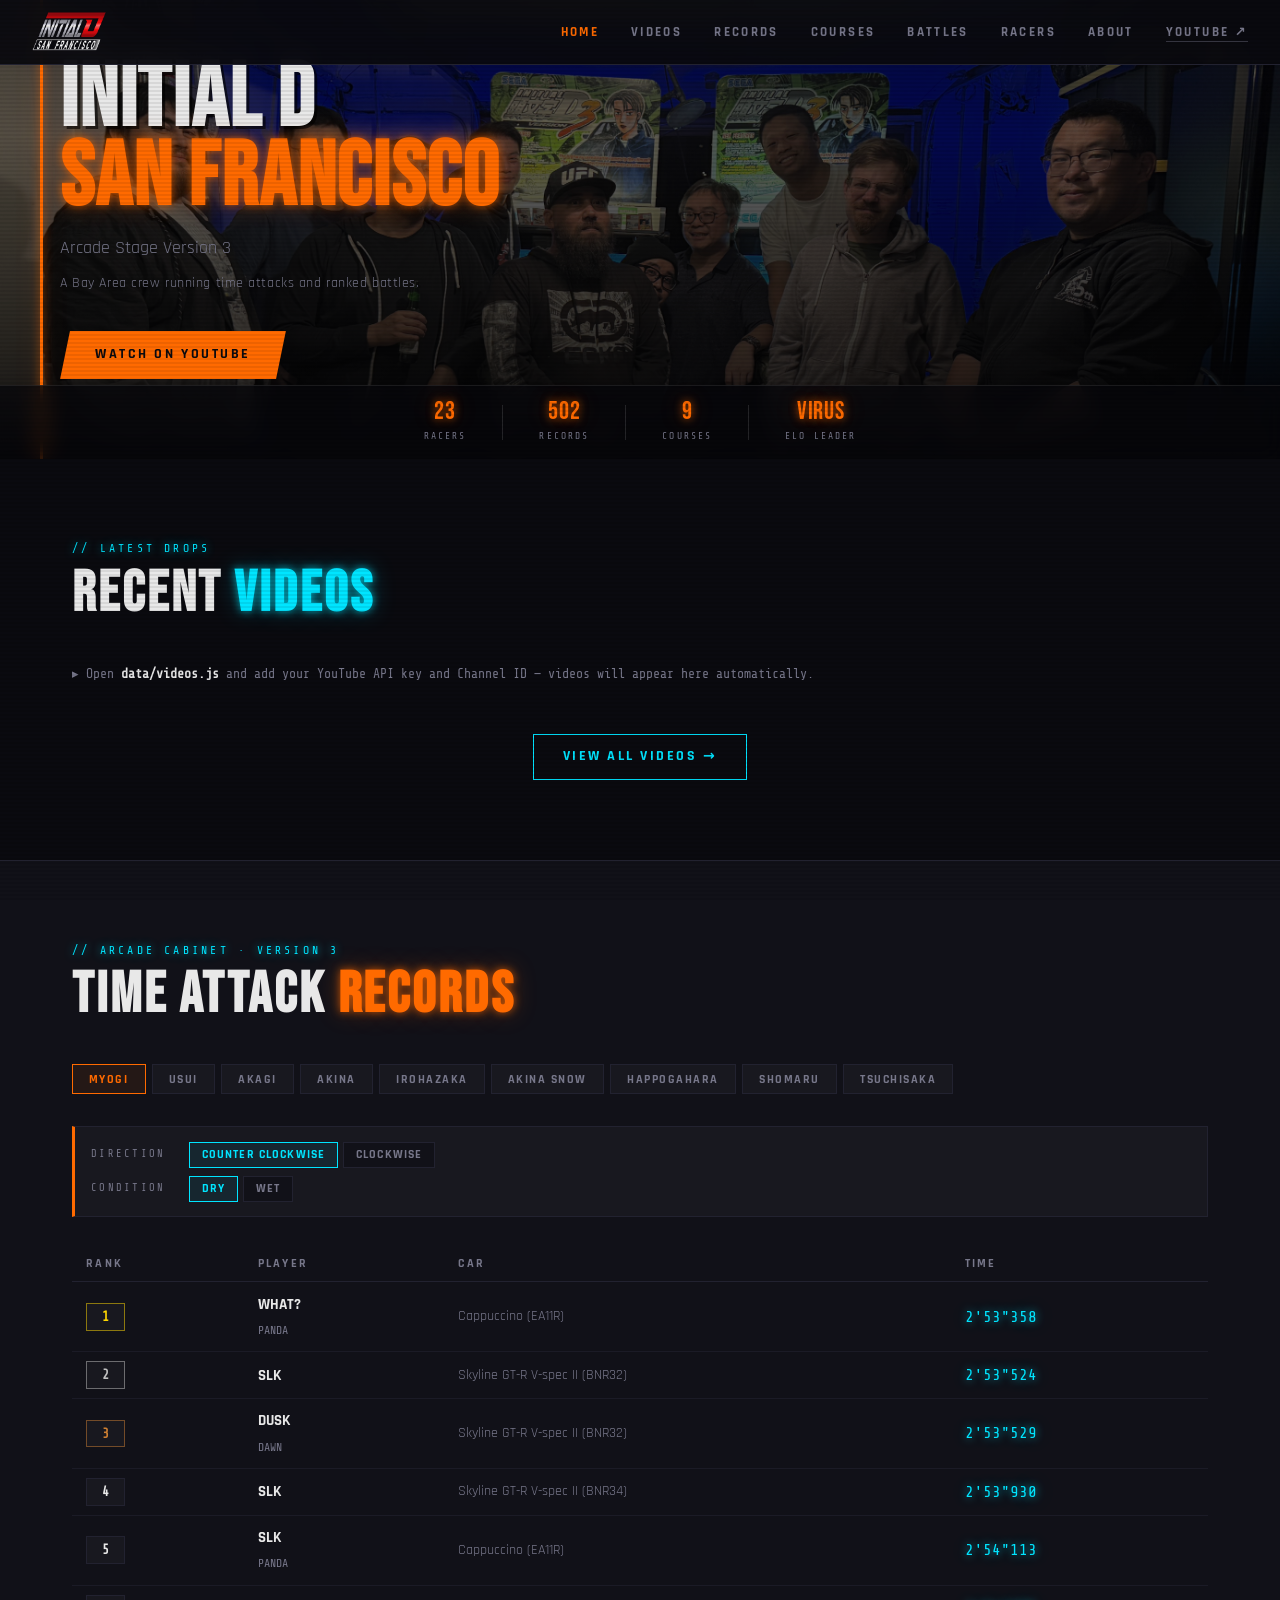
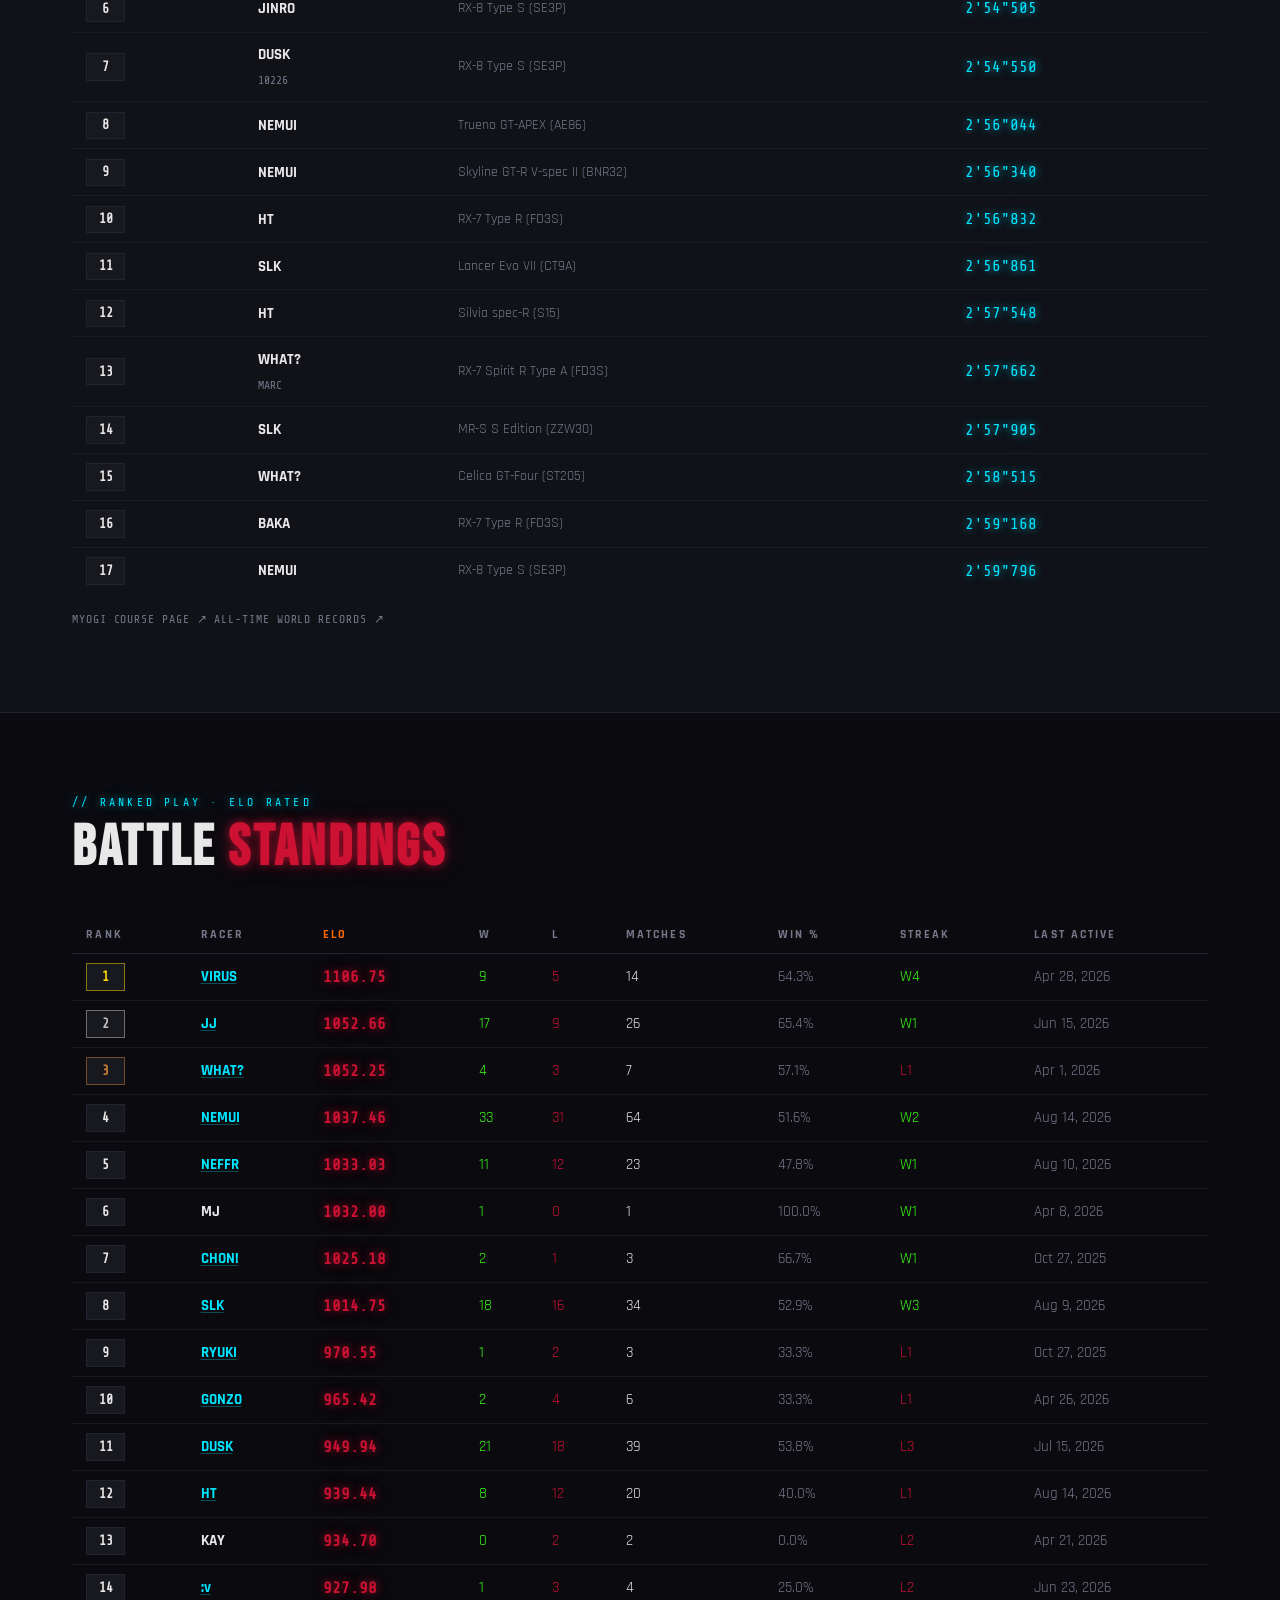
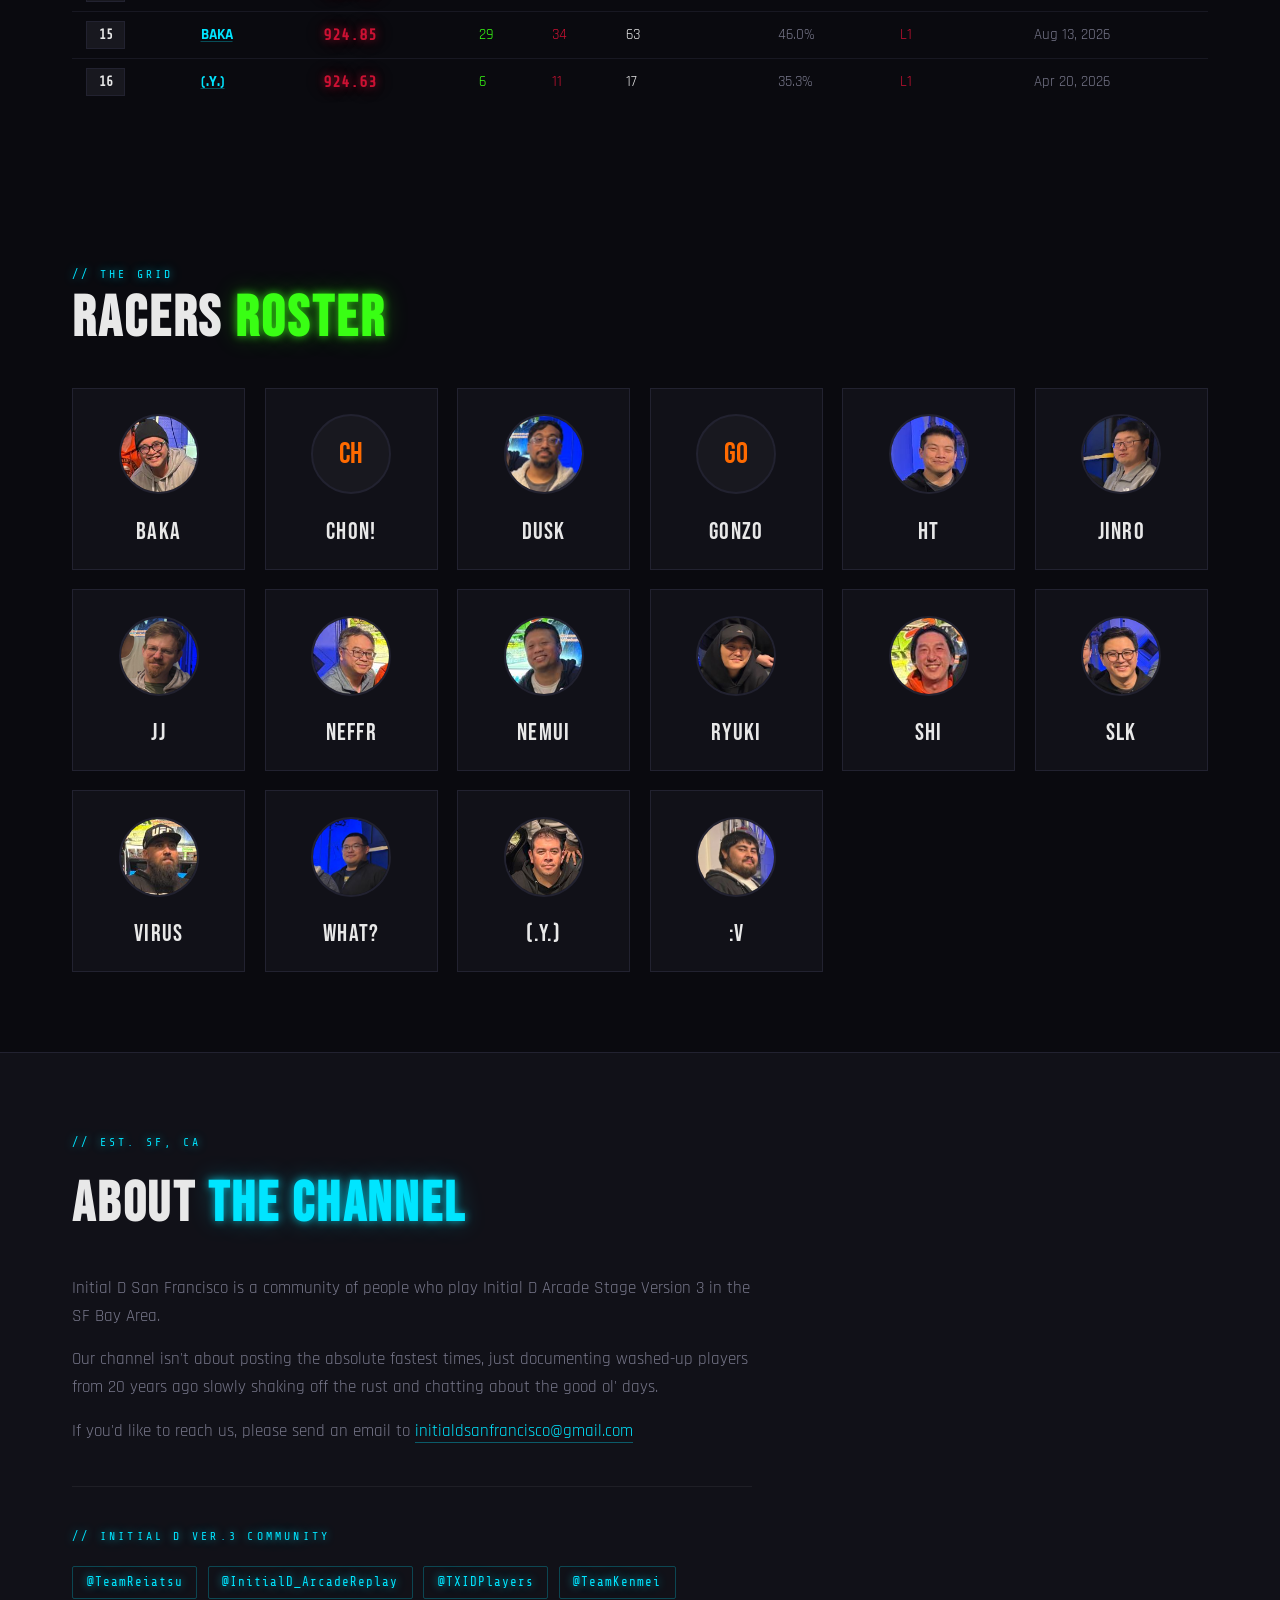
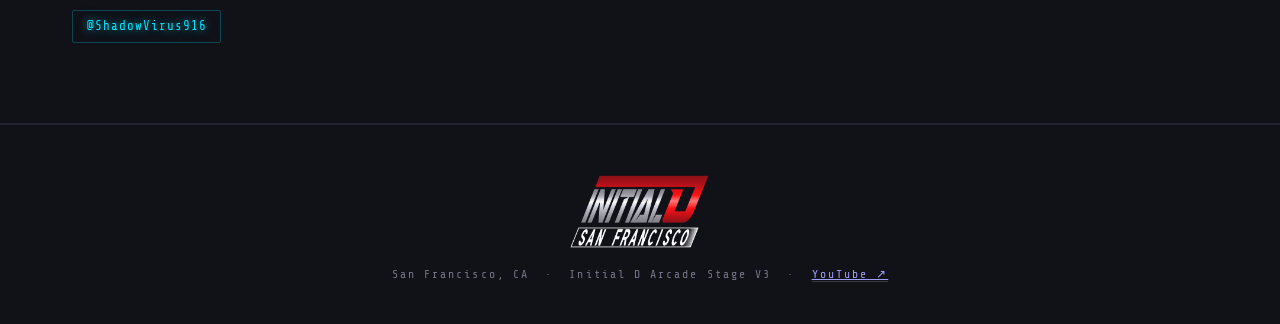
<file: index.html>
<!DOCTYPE html>
<html lang="en">
<head>
    <meta charset="UTF-8">
    <meta name="viewport" content="width=device-width, initial-scale=1.0">
    <meta name="color-scheme" content="dark">
    <title>Initial D San Francisco — Arcade Stage V3 Records &amp; Community</title>
    <meta name="description" content="Time attack records, battle standings, and race footage from a group of Initial D Arcade Stage Version 3 players in the SF Bay Area.">
    <link rel="canonical" href="https://initialdsanfrancisco.com/">

    <!-- Open Graph / social sharing -->
    <meta property="og:type"        content="website">
    <meta property="og:site_name"   content="Initial D San Francisco">
    <meta property="og:url"         content="https://initialdsanfrancisco.com/">
    <meta property="og:title"       content="Initial D San Francisco — Arcade Stage V3 Records &amp; Community">
    <meta property="og:description" content="Time attack records, battle standings, and race footage from a group of Initial D Arcade Stage Version 3 players in the SF Bay Area.">
    <meta property="og:image"       content="https://initialdsanfrancisco.com/squad.jpg">
    <meta property="og:image:alt"   content="Initial D San Francisco crew photo">
    <meta property="og:image:width" content="5712">
    <meta property="og:image:height" content="4284">
    <meta name="twitter:card"       content="summary_large_image">

    <link rel="preconnect" href="https://fonts.googleapis.com">
    <link rel="preconnect" href="https://fonts.gstatic.com" crossorigin>
    <link href="https://fonts.googleapis.com/css2?family=Bebas+Neue&family=Rajdhani:wght@400;600;700&family=Share+Tech+Mono&display=swap" rel="stylesheet">
    <link rel="stylesheet" href="css/style.css">
    <link rel="icon" type="image/png" href="favicon.png">
    <link rel="apple-touch-icon" href="favicon.png">
    <!-- PRERENDER:JSONLD --><!-- /PRERENDER:JSONLD -->
    <!-- Google tag (gtag.js) -->
    <script async src="https://www.googletagmanager.com/gtag/js?id=G-F6HVQ6WFF1"></script>
    <script>
      window.dataLayer = window.dataLayer || [];
      function gtag(){dataLayer.push(arguments);}
      gtag('js', new Date());
      gtag('config', 'G-F6HVQ6WFF1');
    </script>
</head>
<body>

    <!-- Scanline CRT overlay — purely decorative -->
    <div class="scanlines" aria-hidden="true"></div>

    <!-- PRERENDER:NOSCRIPT --><!-- /PRERENDER:NOSCRIPT -->

    <!-- ── NAVIGATION ───────────────────────── -->
    <nav class="site-nav">
        <a href="#home" class="nav-logo">
            <img src="Initial D San Francisco logo.png" alt="Initial D San Francisco" class="nav-logo-img" width="1920" height="1080">
        </a>
        <ul class="nav-links" id="nav-links">
            <li><a href="#home">HOME</a></li>
            <li><a href="videos.html">VIDEOS</a></li>
            <li><a href="#records">RECORDS</a></li>
            <li><a href="courses.html">COURSES</a></li>
            <li><a href="#battles">BATTLES</a></li>
            <li><a href="#racers">RACERS</a></li>
            <li><a href="#about">ABOUT</a></li>
            <li><a href="https://www.youtube.com/@InitialDSanFrancisco" target="_blank" rel="noopener" class="nav-external">YOUTUBE ↗</a></li>
        </ul>
        <button class="nav-toggle" id="nav-toggle" aria-label="Toggle menu" aria-expanded="false">☰</button>
    </nav>

    <!-- ── HERO ─────────────────────────────── -->
    <section id="home" class="hero">
        <div class="hero-bg"></div>
        <div class="hero-content">
            <h1 class="hero-title">
                Initial D<br>
                <span class="accent-orange">San Francisco</span>
            </h1>
            <p class="hero-sub">Arcade Stage Version 3</p>
            <p class="hero-tagline">A Bay Area crew running time attacks and ranked battles.</p>
            <a href="https://www.youtube.com/@InitialDSanFrancisco" target="_blank" rel="noopener" class="btn-primary">
                WATCH ON YOUTUBE
            </a>
        </div>
        <div class="hero-stats" id="hero-stats">
            <div class="hero-stat">
                <div class="hero-stat-value" id="stat-racers">—</div>
                <div class="hero-stat-label">RACERS</div>
            </div>
            <div class="hero-stat-sep"></div>
            <div class="hero-stat">
                <div class="hero-stat-value" id="stat-records">—</div>
                <div class="hero-stat-label">RECORDS</div>
            </div>
            <div class="hero-stat-sep"></div>
            <a href="courses.html" class="hero-stat-link">
                <div class="hero-stat">
                    <div class="hero-stat-value" id="stat-courses">—</div>
                    <div class="hero-stat-label">COURSES</div>
                </div>
            </a>
            <div class="hero-stat-sep"></div>
            <a href="#battles" class="hero-stat-link">
                <div class="hero-stat">
                    <div class="hero-stat-value" id="stat-elo1">—</div>
                    <div class="hero-stat-label">ELO LEADER</div>
                </div>
            </a>
        </div>
    </section>

    <!-- ── RECENT VIDEOS ─────────────────────── -->
    <section id="videos" class="section">
        <div class="section-header">
            <div class="section-tag">// LATEST DROPS</div>
            <h2>RECENT <span class="accent-cyan">VIDEOS</span></h2>
        </div>
        <div class="video-grid video-grid-home" id="video-grid">
            <!-- Populated by js/main.js — edit the VIDEOS array in that file to add your videos -->
        </div>
        <div class="section-footer">
            <a href="videos.html" class="btn-secondary">VIEW ALL VIDEOS →</a>
        </div>
    </section>

    <!-- ── TIME ATTACK RECORDS ───────────────── -->
    <div class="dark-band">
        <section id="records" class="section">
            <div class="section-header">
                <div class="section-tag">// ARCADE CABINET · VERSION 3</div>
                <h2>TIME ATTACK <span class="accent-orange">RECORDS</span></h2>
            </div>
            <!-- Row 1: Course tabs -->
            <div class="track-tabs" id="track-tabs"></div>

            <!-- Row 2: Direction + Condition secondary filters -->
            <div class="secondary-filters" id="secondary-filters" style="display:none">
                <div class="sub-filter-row">
                    <span class="sub-filter-label">DIRECTION</span>
                    <div class="sub-tabs" id="direction-tabs"></div>
                </div>
                <div class="sub-filter-row">
                    <span class="sub-filter-label">CONDITION</span>
                    <div class="sub-tabs" id="condition-tabs"></div>
                </div>
            </div>

            <div id="lb-announcement" aria-live="polite" class="sr-only"></div>
            <div class="leaderboard-container" id="leaderboard">
                <div class="loading">LOADING DATA FROM GRID...</div>
            </div>
        </section>
    </div>

    <!-- ── BATTLE LEADERBOARD ───────────────── -->
    <section id="battles" class="section">
        <div class="section-header">
            <div class="section-tag">// RANKED PLAY · ELO RATED</div>
            <h2>BATTLE <span class="accent-red">STANDINGS</span></h2>
        </div>
        <div id="battle-leaderboard">
            <div class="loading">LOADING STANDINGS...</div>
        </div>
    </section>

    <!-- ── RACERS ────────────────────────────── -->
    <section id="racers" class="section">
        <div class="section-header">
            <div class="section-tag">// THE GRID</div>
            <h2>RACERS <span class="accent-green">ROSTER</span></h2>
        </div>
        <div class="racer-grid" id="racer-grid"></div>
    </section>

    <!-- ── ABOUT ─────────────────────────────── -->
    <div class="dark-band">
        <section id="about" class="section">
            <div class="section-tag">// EST. SF, CA</div>
            <h2 style="font-family:var(--font-display);font-size:clamp(2rem,5vw,3.5rem);letter-spacing:0.05em;margin-bottom:1.5rem">
                ABOUT <span class="accent-cyan">THE CHANNEL</span>
            </h2>
            <div class="about-body">
                <p>
                    Initial D San Francisco is a community of people who play Initial D Arcade Stage Version 3 in the SF Bay Area.
                </p>
                <p>
                    Our channel isn't about posting the absolute fastest times, just documenting washed-up players from 20 years ago
                    slowly shaking off the rust and chatting about the good ol' days.
                </p>
                <p>
                    If you'd like to reach us, please send an email to <a href="mailto:initialdsanfrancisco@gmail.com" class="contact-link">initialdsanfrancisco@gmail.com</a>
                </p>
            </div>

            <div class="community-block">
                <div class="section-tag" style="margin-bottom:1.25rem">// INITIAL D VER.3 COMMUNITY</div>
                <div class="community-links">
                    <a class="community-link" href="https://www.youtube.com/@TeamReiatsu" target="_blank" rel="noopener">@TeamReiatsu</a>
                    <a class="community-link" href="https://www.youtube.com/@InitialD_ArcadeReplay" target="_blank" rel="noopener">@InitialD_ArcadeReplay</a>
                    <a class="community-link" href="https://www.youtube.com/@TXIDPlayers" target="_blank" rel="noopener">@TXIDPlayers</a>
                    <a class="community-link" href="https://www.youtube.com/@TeamKenmei" target="_blank" rel="noopener">@TeamKenmei</a>
                    <a class="community-link" href="https://www.youtube.com/@ShadowVirus916" target="_blank" rel="noopener">@ShadowVirus916</a>
                </div>
            </div>
        </section>
    </div>

    <!-- ── FOOTER ────────────────────────────── -->
    <footer class="site-footer">
        <img src="Initial D San Francisco logo.png" alt="Initial D San Francisco" class="footer-logo-img" loading="lazy" width="1920" height="1080">
        <p>San Francisco, CA &nbsp;·&nbsp; Initial D Arcade Stage V3 &nbsp;·&nbsp; <a href="https://www.youtube.com/@InitialDSanFrancisco" target="_blank" rel="noopener" class="nav-external">YouTube ↗</a></p>
    </footer>

    <!-- ── RACER DETAIL MODAL ───────────────── -->
    <div id="racer-backdrop"></div>
    <div id="racer-detail" class="racer-detail-band" style="display:none" aria-modal="true" aria-live="polite">
        <div class="racer-detail-inner" id="racer-detail-content"></div>
    </div>

    <script src="data/videos.js"></script>
    <script src="js/youtube.js"></script>
    <script src="js/world-records.js"></script>
    <script src="js/battle-engine.js"></script>
    <script src="js/main.js"></script>
</body>
</html>
</file>
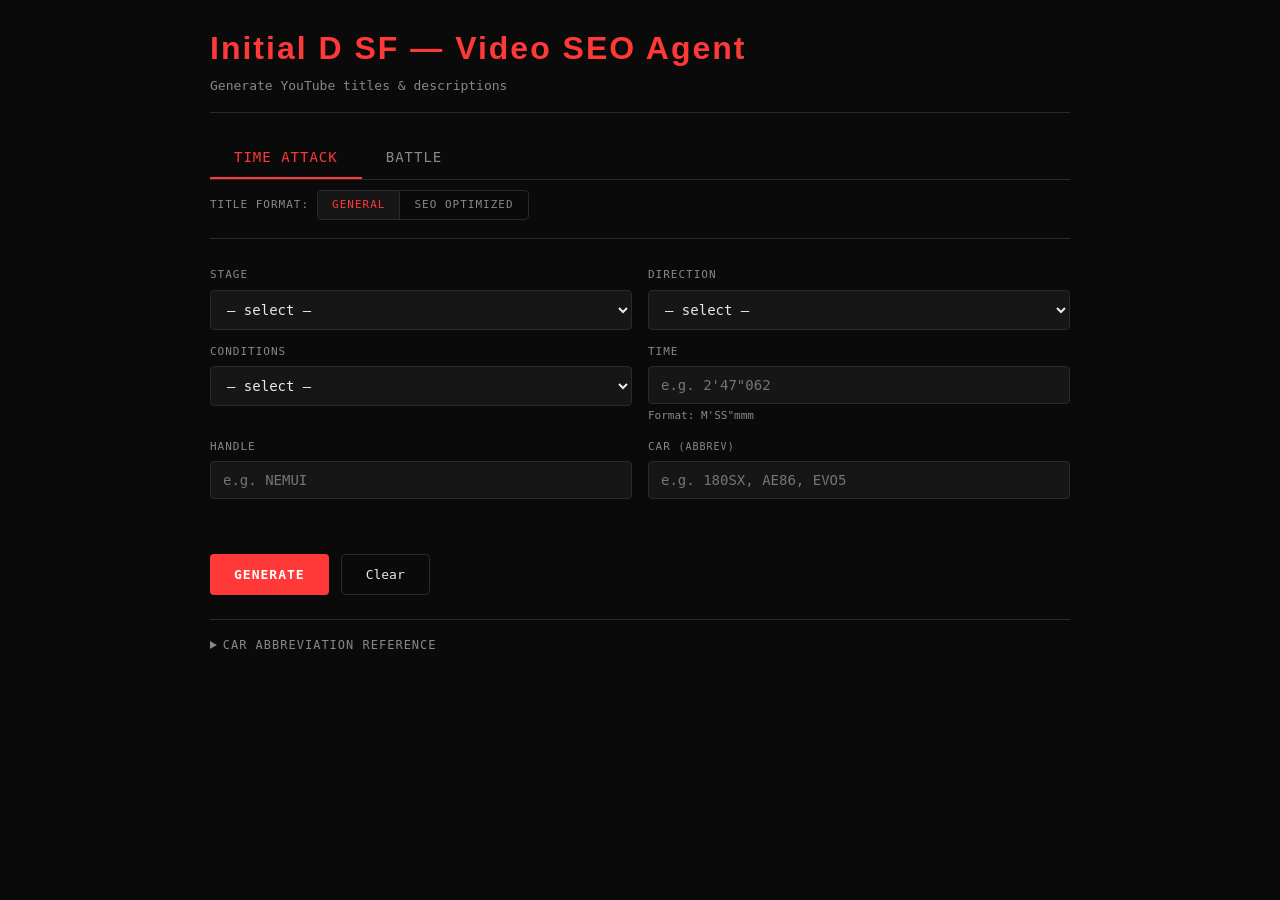
<file: seo.html>
<!DOCTYPE html>
<html lang="en">
<head>
<meta charset="UTF-8">
<title>Initial D SF — Video SEO Agent</title>
<style>
  :root {
    --bg: #0a0a0a;
    --surface: #161616;
    --surface-2: #1f1f1f;
    --border: #2a2a2a;
    --text: #e8e8e8;
    --text-dim: #888;
    --accent: #ff3838;
    --accent-yellow: #ffd23f;
    --success: #4ade80;
    --warn: #f59e0b;
  }
  * { box-sizing: border-box; margin: 0; padding: 0; }
  body {
    font-family: 'IBM Plex Mono', ui-monospace, Menlo, monospace;
    background: var(--bg);
    color: var(--text);
    padding: 24px;
    min-height: 100vh;
    line-height: 1.5;
  }
  .wrap { max-width: 860px; margin: 0 auto; }
  header { border-bottom: 1px solid var(--border); padding-bottom: 16px; margin-bottom: 24px; }
  h1 { font-family: 'Bebas Neue', Impact, sans-serif; font-size: 32px; letter-spacing: 2px; color: var(--accent); }
  .subtitle { color: var(--text-dim); font-size: 13px; margin-top: 4px; }
  .tabs { display: flex; border-bottom: 1px solid var(--border); margin-bottom: 0; }
  .tab {
    padding: 12px 24px; background: transparent; border: none;
    color: var(--text-dim); font-family: inherit; font-size: 14px;
    cursor: pointer; border-bottom: 2px solid transparent;
    letter-spacing: 1px; text-transform: uppercase;
  }
  .tab:hover { color: var(--text); }
  .tab.active { color: var(--accent); border-bottom-color: var(--accent); }
  .panel { display: none; padding-top: 24px; }
  .panel.active { display: block; }
  .grid-2 { display: grid; grid-template-columns: 1fr 1fr; gap: 16px; }
  .field { margin-bottom: 14px; }
  label { display: block; font-size: 11px; color: var(--text-dim); text-transform: uppercase; letter-spacing: 1px; margin-bottom: 6px; }
  input, select { width: 100%; background: var(--surface); border: 1px solid var(--border); color: var(--text); padding: 10px 12px; font-family: inherit; font-size: 14px; border-radius: 4px; }
  input:focus, select:focus { outline: none; border-color: var(--accent); }
  input.resolved { border-color: var(--success); color: var(--success); }
  input.unresolved { border-color: var(--warn); }
  .car-hint { font-size: 11px; margin-top: 5px; min-height: 16px; }
  .car-hint.ok { color: var(--success); }
  .car-hint.warn { color: var(--warn); }

  .player-block { background: var(--surface); border: 1px solid var(--border); border-radius: 6px; padding: 16px; margin-bottom: 14px; }
  .player-block h3 { font-family: 'Bebas Neue', Impact, sans-serif; font-size: 18px; letter-spacing: 2px; color: var(--accent-yellow); margin-bottom: 12px; }
  .record-row { display: grid; grid-template-columns: 1fr 80px 80px 90px; gap: 8px; align-items: end; margin-bottom: 10px; }
  .record-label { font-size: 11px; color: var(--text-dim); text-transform: uppercase; letter-spacing: 1px; padding-top: 6px; }
  .pct-display { background: var(--surface-2); border: 1px solid var(--border); border-radius: 4px; padding: 10px 8px; font-size: 13px; color: var(--success); text-align: center; }

  .lookup-bar { display: flex; align-items: center; gap: 14px; margin-bottom: 18px; }
  .lookup-status { font-size: 12px; color: var(--text-dim); }
  .lookup-status.ok { color: var(--success); }
  .lookup-status.err { color: var(--accent); }
  .lookup-status.loading { color: var(--accent-yellow); }

  .actions { display: flex; gap: 12px; margin-top: 20px; }
  button.primary { background: var(--accent); color: #fff; border: none; padding: 12px 24px; font-family: inherit; font-size: 13px; font-weight: 600; text-transform: uppercase; letter-spacing: 1px; cursor: pointer; border-radius: 4px; }
  button.primary:hover { background: #e62e2e; }
  button.secondary { background: transparent; color: var(--text); border: 1px solid var(--border); padding: 12px 24px; font-family: inherit; font-size: 13px; cursor: pointer; border-radius: 4px; }
  button.secondary:hover { border-color: var(--text-dim); }

  .output-section { margin-top: 28px; border-top: 1px solid var(--border); padding-top: 24px; }
  .output-block { margin-bottom: 24px; }
  .output-header { display: flex; justify-content: space-between; align-items: center; margin-bottom: 8px; }
  .output-label { font-family: 'Bebas Neue', Impact, sans-serif; font-size: 16px; letter-spacing: 2px; color: var(--accent-yellow); }
  .copy-btn { background: transparent; color: var(--text-dim); border: 1px solid var(--border); padding: 4px 12px; font-family: inherit; font-size: 11px; cursor: pointer; border-radius: 4px; text-transform: uppercase; letter-spacing: 1px; }
  .copy-btn:hover { color: var(--text); border-color: var(--text-dim); }
  .copy-btn.copied { color: var(--success); border-color: var(--success); }
  .output-box { background: var(--surface); border: 1px solid var(--border); border-radius: 4px; padding: 14px; font-family: inherit; font-size: 13px; line-height: 1.6; white-space: pre-wrap; word-wrap: break-word; color: var(--text); min-height: 40px; }
  .output-box.title-box { font-size: 14px; }

  .hint { font-size: 11px; color: var(--text-dim); margin-top: 4px; }
  .car-ref { margin-top: 24px; border-top: 1px solid var(--border); padding-top: 16px; }
  .car-ref summary { font-size: 12px; color: var(--text-dim); cursor: pointer; text-transform: uppercase; letter-spacing: 1px; }
  .car-ref summary:hover { color: var(--text); }
  .car-grid { display: grid; grid-template-columns: repeat(auto-fill, minmax(200px, 1fr)); gap: 4px; margin-top: 12px; }
  .car-entry { font-size: 11px; color: var(--text-dim); }
  .car-entry span { color: var(--accent-yellow); }

  .format-toggle { display: flex; align-items: center; gap: 8px; padding: 10px 0 18px; border-bottom: 1px solid var(--border); margin-bottom: 4px; }
  .format-toggle span { font-size: 11px; color: var(--text-dim); text-transform: uppercase; letter-spacing: 1px; }
  .toggle-group { display: flex; border: 1px solid var(--border); border-radius: 4px; overflow: hidden; }
  .toggle-group label { display: flex; align-items: center; padding: 6px 14px; font-size: 12px; text-transform: uppercase; letter-spacing: 1px; cursor: pointer; color: var(--text-dim); background: transparent; border: none; margin: 0; white-space: nowrap; }
  .toggle-group input[type="radio"] { display: none; }
  .toggle-group input[type="radio"]:checked + span { color: var(--accent); }
  .toggle-group label:has(input:checked) { background: var(--surface); color: var(--accent); }
  .toggle-group label + label { border-left: 1px solid var(--border); }
</style>
</head>
<body>
<div class="wrap">
  <header>
    <h1>Initial D SF — Video SEO Agent</h1>
    <div class="subtitle">Generate YouTube titles &amp; descriptions</div>
  </header>

  <div class="tabs">
    <button class="tab active" data-tab="ta">Time Attack</button>
    <button class="tab" data-tab="battle">Battle</button>
  </div>

  <div class="format-toggle">
    <span>Title format:</span>
    <div class="toggle-group">
      <label><input type="radio" name="fmt" value="general" checked><span>General</span></label>
      <label><input type="radio" name="fmt" value="seo"><span>SEO Optimized</span></label>
    </div>
  </div>

  <!-- ============== TIME ATTACK ============== -->
  <div class="panel active" id="panel-ta">
    <div class="grid-2">
      <div class="field">
        <label>Stage</label>
        <select id="ta-stage">
          <option value="">— select —</option>
          <option>Myogi</option><option>Usui</option><option>Akagi</option>
          <option>Akina</option><option>Irohazaka</option><option>Akina Snow</option>
          <option>Happogahara</option><option>Shomaru</option><option>Tsuchisaka</option>
        </select>
      </div>
      <div class="field">
        <label>Direction</label>
        <select id="ta-direction">
          <option value="">— select —</option>
          <option>Downhill</option><option>Uphill</option>
          <option>Counter Clockwise</option><option>Clockwise</option>
          <option>Outbound</option><option>Inbound</option><option>Reverse</option>
        </select>
      </div>
    </div>
    <div class="grid-2">
      <div class="field">
        <label>Conditions</label>
        <select id="ta-conditions">
          <option value="">— select —</option>
          <option>Dry</option><option>Wet</option><option>Snow</option>
        </select>
      </div>
      <div class="field">
        <label>Time</label>
        <input type="text" id="ta-time" placeholder="e.g. 2'47&quot;062">
        <div class="hint">Format: M'SS"mmm</div>
      </div>
    </div>
    <div class="grid-2">
      <div class="field">
        <label>Handle</label>
        <input type="text" id="ta-handle" placeholder="e.g. NEMUI" list="handle-list">
      </div>
      <div class="field">
        <label>Car <span style="color:var(--text-dim);font-size:10px;">(abbrev)</span></label>
        <input type="text" id="ta-car" placeholder="e.g. 180SX, AE86, EVO5" oninput="resolveCarTA()">
        <div class="car-hint" id="ta-car-hint"></div>
      </div>
    </div>
    <div class="actions">
      <button class="primary" onclick="generateTA()">Generate</button>
      <button class="secondary" onclick="clearTA()">Clear</button>
    </div>
    <div class="output-section" id="ta-output" style="display:none;">
      <div class="output-block">
        <div class="output-header"><div class="output-label">Title</div><button class="copy-btn" data-target="ta-title-out">Copy</button></div>
        <div class="output-box title-box" id="ta-title-out"></div>
      </div>
      <div class="output-block">
        <div class="output-header"><div class="output-label">Description</div><button class="copy-btn" data-target="ta-desc-out">Copy</button></div>
        <div class="output-box" id="ta-desc-out"></div>
      </div>
    </div>
  </div>

  <!-- ============== BATTLE ============== -->
  <div class="panel" id="panel-battle">
    <div class="grid-2">
      <div class="field">
        <label>Stage</label>
        <select id="b-stage">
          <option value="">— select —</option>
          <option>Myogi</option><option>Usui</option><option>Akagi</option>
          <option>Akina</option><option>Irohazaka</option><option>Akina Snow</option>
          <option>Happogahara</option><option>Shomaru</option><option>Tsuchisaka</option>
        </select>
      </div>
      <div class="field">
        <label>Direction</label>
        <select id="b-direction">
          <option value="">— select —</option>
          <option>Downhill</option><option>Uphill</option>
          <option>Counter Clockwise</option><option>Clockwise</option>
          <option>Outbound</option><option>Inbound</option><option>Reverse</option>
        </select>
      </div>
    </div>
    <div class="field" style="max-width:50%;">
      <label>Conditions</label>
      <select id="b-conditions">
        <option value="">— select —</option>
        <option>Dry</option><option>Wet</option><option>Snow</option>
      </select>
    </div>

    <!-- Lookup -->
    <div class="lookup-bar">
      <button class="primary" onclick="lookupStats()" id="lookup-btn">↓ Lookup Stats</button>
      <div class="lookup-status" id="lookup-status"></div>
    </div>

    <!-- Player A -->
    <div class="player-block">
      <h3>Player A</h3>
      <div class="grid-2">
        <div class="field">
          <label>Handle</label>
          <input type="text" id="pa-handle" placeholder="e.g. NEMUI" list="handle-list">
        </div>
        <div class="field">
          <label>Car <span style="color:var(--text-dim);font-size:10px;">(abbrev)</span></label>
          <input type="text" id="pa-car" placeholder="e.g. 180SX, AE86, EVO5" oninput="resolveCarB('pa')">
          <div class="car-hint" id="pa-car-hint"></div>
        </div>
      </div>
      <div style="margin-top:4px;">
        <div class="record-row">
          <div class="record-label">Overall W/L</div>
          <div><label>Wins</label><input type="number" id="pa-ow" min="0" value="" placeholder="0" oninput="updatePcts()"></div>
          <div><label>Losses</label><input type="number" id="pa-ol" min="0" value="" placeholder="0" oninput="updatePcts()"></div>
          <div><label>Win %</label><div class="pct-display" id="pa-op">—</div></div>
        </div>
        <div class="record-row">
          <div class="record-label" id="pa-h2h-label">Vs. opponent</div>
          <div><label>Wins</label><input type="number" id="pa-hw" min="0" value="" placeholder="0" oninput="updatePcts()"></div>
          <div><label>Losses</label><input type="number" id="pa-hl" min="0" value="" placeholder="0" oninput="updatePcts()"></div>
          <div><label>Win %</label><div class="pct-display" id="pa-hp">—</div></div>
        </div>
      </div>
    </div>

    <!-- Player B -->
    <div class="player-block">
      <h3>Player B</h3>
      <div class="grid-2">
        <div class="field">
          <label>Handle</label>
          <input type="text" id="pb-handle" placeholder="e.g. BAKA" list="handle-list">
        </div>
        <div class="field">
          <label>Car <span style="color:var(--text-dim);font-size:10px;">(abbrev)</span></label>
          <input type="text" id="pb-car" placeholder="e.g. 180SX, AE86, EVO5" oninput="resolveCarB('pb')">
          <div class="car-hint" id="pb-car-hint"></div>
        </div>
      </div>
      <div style="margin-top:4px;">
        <div class="record-row">
          <div class="record-label">Overall W/L</div>
          <div><label>Wins</label><input type="number" id="pb-ow" min="0" value="" placeholder="0" oninput="updatePcts()"></div>
          <div><label>Losses</label><input type="number" id="pb-ol" min="0" value="" placeholder="0" oninput="updatePcts()"></div>
          <div><label>Win %</label><div class="pct-display" id="pb-op">—</div></div>
        </div>
        <div class="record-row">
          <div class="record-label" id="pb-h2h-label">Vs. opponent</div>
          <div><label>Wins</label><input type="number" id="pb-hw" min="0" value="" placeholder="0" oninput="updatePcts()"></div>
          <div><label>Losses</label><input type="number" id="pb-hl" min="0" value="" placeholder="0" oninput="updatePcts()"></div>
          <div><label>Win %</label><div class="pct-display" id="pb-hp">—</div></div>
        </div>
      </div>
    </div>

    <div class="actions">
      <button class="primary" onclick="generateBattle()">Generate</button>
      <button class="secondary" onclick="clearBattle()">Clear</button>
    </div>

    <div class="output-section" id="b-output" style="display:none;">
      <div class="output-block">
        <div class="output-header"><div class="output-label">Title</div><button class="copy-btn" data-target="b-title-out">Copy</button></div>
        <div class="output-box title-box" id="b-title-out"></div>
      </div>
      <div class="output-block">
        <div class="output-header"><div class="output-label">Description</div><button class="copy-btn" data-target="b-desc-out">Copy</button></div>
        <div class="output-box" id="b-desc-out"></div>
      </div>
    </div>
  </div>

  <!-- car reference -->
  <details class="car-ref">
    <summary>Car abbreviation reference</summary>
    <div class="car-grid" id="car-ref-grid"></div>
  </details>

  <datalist id="handle-list">
    <option value="BAKA"><option value="NEMUI"><option value="DUSK"><option value="NEFFR">
    <option value="RYUKI"><option value="CHON!"><option value="SLK"><option value="VIRUS">
    <option value="JJ"><option value="WHAT?"><option value="(.Y.)"><option value="HT">
  </datalist>
</div>

<script>
// ── Car map: abbrev → [title string, full description name] ──────────────
// title string = used in YouTube title (your shorthand)
// full name    = used in description body (canonical game name)
const CAR_MAP = {

  // ── Toyota ───────────────────────────────────────────────────────────
  'AE86':        ['AE86',        'Sprinter Trueno GT-APEX (AE86)'],
  '86':          ['AE86',        'Sprinter Trueno GT-APEX (AE86)'],
  '86L':         ['86L',         'Corolla Levin GT-APEX (AE86)'],
  'LEVIN':       ['86L',         'Corolla Levin GT-APEX (AE86)'],
  'AE85':        ['AE85',        'Corolla Levin SR (AE85)'],
  '85':          ['AE85',        'Corolla Levin SR (AE85)'],
  'MR2':         ['MR2',         'MR2 G-Limited (SW20)'],
  'SW20':        ['MR2',         'MR2 G-Limited (SW20)'],
  'MRS':         ['MRS',         'MR-S S-Edition (ZZW30)'],
  'MR-S':        ['MRS',         'MR-S S-Edition (ZZW30)'],
  'ZZW30':       ['MRS',         'MR-S S-Edition (ZZW30)'],
  'ST205':       ['ST205',       'Celica GT-Four (ST205)'],
  'CELICA':      ['ST205',       'Celica GT-Four (ST205)'],
  'ALTEZZA':     ['Altezza',     'Altezza RS200 (SXE10)'],
  'SXE10':       ['Altezza',     'Altezza RS200 (SXE10)'],

  // ── Nissan ───────────────────────────────────────────────────────────
  '180SX':       ['180SX',       '180SX Type X (RPS13)'],
  'SIL80':       ['Sil80',       'Sileighty (RPS13)'],
  'SILEIGHTY':   ['Sil80',       'Sileighty (RPS13)'],
  'S13':         ['S13',         'Silvia K\'s (S13)'],
  'S14K':        ['S14K',        'Silvia K\'s Aero (S14)'],
  'S14Q':        ['S14Q',        'Silvia Q\'s (S14)'],
  'S14':         ['S14Q',        'Silvia Q\'s (S14)'],   // default S14 = Q's per common usage
  'S15':         ['S15',         'Silvia spec-R (S15)'],
  'R32':         ['R32',         'Skyline GT-R V-spec II (BNR32)'],
  'BNR32':       ['R32',         'Skyline GT-R V-spec II (BNR32)'],
  'R34':         ['R34',         'Skyline GT-R V-spec II (BNR34)'],
  'BNR34':       ['R34',         'Skyline GT-R V-spec II (BNR34)'],
  'ER34':        ['ER34',        'Skyline 25GT Turbo (ER34)'],

  // ── Mazda ────────────────────────────────────────────────────────────
  'FC':          ['FC',          'RX-7 ∞III (FC3S)'],
  'FC3S':        ['FC',          'RX-7 ∞III (FC3S)'],
  'FD':          ['FD',          'RX-7 Type R (FD3S)'],
  'FD3S':        ['FD',          'RX-7 Type R (FD3S)'],
  'FD-SR':       ['FD-SR',       'RX-7 Spirit R Type A (FD3S)'],
  'FDSR':        ['FD-SR',       'RX-7 Spirit R Type A (FD3S)'],
  'SPIRIT R':    ['FD-SR',       'RX-7 Spirit R Type A (FD3S)'],
  'RX-8':        ['RX-8',        'RX-8 Type S (SE3P)'],
  'RX8':         ['RX-8',        'RX-8 Type S (SE3P)'],
  'SE3P':        ['RX-8',        'RX-8 Type S (SE3P)'],
  'NB':          ['NB',          'Roadster RS (NB8C)'],
  'NB8C':        ['NB',          'Roadster RS (NB8C)'],
  'NA':          ['NA',          'Roadster (NA6C)'],
  'NA6C':        ['NA',          'Roadster (NA6C)'],

  // ── Mitsubishi ───────────────────────────────────────────────────────
  'EVO3':        ['EVO3',        'Lancer Evo III (CE9A)'],
  'EVO4':        ['EVO4',        'Lancer Evo IV (CN9A)'],
  'EVO5':        ['EVO5',        'Lancer Evo V (CP9A)'],
  'EVO6':        ['EVO6',        'Lancer Evo VI T.M. Edition (CP9A)'],
  'EVO7':        ['EVO7',        'Lancer Evo VII (CT9A)'],

  // ── Subaru ───────────────────────────────────────────────────────────
  'GC8':         ['GC8',         'Impreza WRX STi Sedan Type R Version VI (GC8)'],
  'GC8V':        ['GC8V',        'Impreza WRX STi Coupe Type R Version V (GC8V)'],
  'GDB':         ['GDB',         'Impreza WRX STi (GDB)'],

  // ── Honda ────────────────────────────────────────────────────────────
  'EG6':         ['EG6',         'Civic SiR (EG6)'],
  'EK9':         ['EK9',         'Civic Type R (EK9)'],
  'DC2':         ['DC2',         'Integra Type R (DC2)'],
  'AP1':         ['AP1',         'S2000 (AP1)'],
  'S2000':       ['AP1',         'S2000 (AP1)'],

  // ── Suzuki ───────────────────────────────────────────────────────────
  'CAPPUCCINO':  ['Cappuccino',  'Cappuccino (EA11R)'],
  'CAPP':        ['Cappuccino',  'Cappuccino (EA11R)'],
  'EA11R':       ['Cappuccino',  'Cappuccino (EA11R)'],
};

function resolveCar(abbrev) {
  if (!abbrev) return null;
  return CAR_MAP[abbrev.toUpperCase().trim()] || null;
}

// ── Populate car reference list ──────────────────────────────────────────
(function buildRef() {
  const grid = document.getElementById('car-ref-grid');
  const seen = new Set();
  Object.entries(CAR_MAP).forEach(([abbrev, [title, full]]) => {
    if (seen.has(full)) return;
    seen.add(full);
    const d = document.createElement('div');
    d.className = 'car-entry';
    d.innerHTML = `<span>${abbrev}</span> → ${full}`;
    grid.appendChild(d);
  });
})();

// ── Live car resolution hints ────────────────────────────────────────────
function resolveCarTA() {
  const input = document.getElementById('ta-car');
  const hint = document.getElementById('ta-car-hint');
  const result = resolveCar(input.value);
  if (!input.value) { hint.textContent = ''; input.classList.remove('resolved','unresolved'); return; }
  if (result) {
    hint.textContent = '→ ' + result[1];
    hint.className = 'car-hint ok';
    input.classList.add('resolved'); input.classList.remove('unresolved');
  } else {
    hint.textContent = 'Unknown — will use as-is';
    hint.className = 'car-hint warn';
    input.classList.add('unresolved'); input.classList.remove('resolved');
  }
}

function resolveCarB(prefix) {
  const input = document.getElementById(prefix + '-car');
  const hint = document.getElementById(prefix + '-car-hint');
  const result = resolveCar(input.value);
  if (!input.value) { hint.textContent = ''; input.classList.remove('resolved','unresolved'); return; }
  if (result) {
    hint.textContent = '→ ' + result[1];
    hint.className = 'car-hint ok';
    input.classList.add('resolved'); input.classList.remove('unresolved');
  } else {
    hint.textContent = 'Unknown — will use as-is';
    hint.className = 'car-hint warn';
    input.classList.add('unresolved'); input.classList.remove('resolved');
  }
}

// ── H2H labels update when handles change ───────────────────────────────
['pa-handle','pb-handle'].forEach(id => {
  document.getElementById(id).addEventListener('input', updateH2HLabels);
});
function updateH2HLabels() {
  const a = document.getElementById('pa-handle').value.trim() || 'opponent';
  const b = document.getElementById('pb-handle').value.trim() || 'opponent';
  document.getElementById('pa-h2h-label').textContent = 'Vs. ' + b;
  document.getElementById('pb-h2h-label').textContent = 'Vs. ' + a;
}

// ── Percentage helpers ───────────────────────────────────────────────────
function calcPct(w, l) {
  const t = w + l;
  if (t === 0 || isNaN(t)) return null;
  return ((w / t) * 100).toFixed(1);
}
function numVal(id) {
  const v = parseInt(document.getElementById(id).value, 10);
  return isNaN(v) ? 0 : Math.max(0, v);
}
function fmtRecord(w, l) {
  const p = calcPct(w, l);
  return p !== null ? `${w}-${l} (${p}%)` : `${w}-${l}`;
}

function updatePcts() {
  [['pa-ow','pa-ol','pa-op'],['pa-hw','pa-hl','pa-hp'],
   ['pb-ow','pb-ol','pb-op'],['pb-hw','pb-hl','pb-hp']].forEach(([w,l,out]) => {
    const wn = numVal(w), ln = numVal(l);
    const p = calcPct(wn, ln);
    document.getElementById(out).textContent = p !== null ? p + '%' : '—';
  });
}

// ── Sheet CSV endpoints ──────────────────────────────────────────────────
const BATTLE_STATS_URL = 'https://docs.google.com/spreadsheets/d/e/2PACX-1vT0kIHho49xgZtUEaE5ZSzO7zcU6r9wb-5HoE5rFX5qSk6iQ27dQPzDTLAD9ZkqsuefYwPMSpYIsFyb/pub?gid=844634428&single=true&output=csv';
const BATTLE_LOG_URL   = 'https://docs.google.com/spreadsheets/d/e/2PACX-1vT0kIHho49xgZtUEaE5ZSzO7zcU6r9wb-5HoE5rFX5qSk6iQ27dQPzDTLAD9ZkqsuefYwPMSpYIsFyb/pub?gid=1322076132&single=true&output=csv';

// ── CSV parser ───────────────────────────────────────────────────────────
function parseCSV(text, headerMarker) {
  const lines = text.trim().split('\n');
  // If headerMarker given, scan for the line containing it (handles sheets with preamble rows)
  let startIdx = 0;
  if (headerMarker) {
    const found = lines.findIndex(l => l.toLowerCase().includes(headerMarker.toLowerCase()));
    if (found !== -1) startIdx = found;
  }
  const headers = splitCSVLine(lines[startIdx]);
  return lines.slice(startIdx + 1).map(line => {
    const vals = splitCSVLine(line);
    const obj = {};
    headers.forEach((h, i) => obj[h.trim()] = (vals[i] || '').trim());
    return obj;
  }).filter(row => Object.values(row).some(v => v !== ''));
}

function splitCSVLine(line) {
  const result = [];
  let cur = '', inQuote = false;
  for (let i = 0; i < line.length; i++) {
    const c = line[i];
    if (c === '"') { inQuote = !inQuote; }
    else if (c === ',' && !inQuote) { result.push(cur); cur = ''; }
    else { cur += c; }
  }
  result.push(cur);
  return result;
}

// ── Live stats lookup ────────────────────────────────────────────────────
async function lookupStats() {
  const aH = sval('pa-handle'), bH = sval('pb-handle');
  if (!aH || !bH) {
    setLookupStatus('Enter both handles first', 'err'); return;
  }

  const btn = document.getElementById('lookup-btn');
  btn.disabled = true;
  setLookupStatus('Fetching stats…', 'loading');

  try {
    // Fetch both sheets in parallel
    const [statsRes, logRes] = await Promise.all([
      fetch(BATTLE_STATS_URL),
      fetch(BATTLE_LOG_URL)
    ]);
    if (!statsRes.ok || !logRes.ok) throw new Error('Fetch failed');

    const [statsText, logText] = await Promise.all([
      statsRes.text(), logRes.text()
    ]);

    const stats = parseCSV(statsText, 'Rank');
    const log   = parseCSV(logText);

    // ── Overall W/L from Battle Records by Racer ──
    // Columns: Rank, Racer, ELO, Wins, Losses, Matches, Win %, Streak, Last Active
    function findOverall(handle) {
      return stats.find(r => r['Racer'] && r['Racer'].trim().toUpperCase() === handle.toUpperCase());
    }

    const aStats = findOverall(aH);
    const bStats = findOverall(bH);

    // Debug: log all racer names found in the sheet
    console.log('Battle Records headers:', Object.keys(stats[0] || {}));
    console.log('All racers in sheet:', stats.map(r => JSON.stringify(r['Racer'])));

    if (!aStats) { setLookupStatus(`"${aH}" not found — see console for racer list`, 'err'); btn.disabled = false; return; }
    if (!bStats) { setLookupStatus(`"${bH}" not found — see console for racer list`, 'err'); btn.disabled = false; return; }

    // ── H2H from Battle Log ──
    // Columns include: Racer A, Racer B, Winner (and others)
    // Find column names first
    const sampleRow = log[0] || {};
    const keys = Object.keys(sampleRow);

    // Try to detect column names flexibly
    const racerACol = keys.find(k => /racer.?a/i.test(k) || k.toLowerCase() === 'player a' || k.toLowerCase() === 'racer a') || 'Racer A';
    const racerBCol = keys.find(k => /racer.?b/i.test(k) || k.toLowerCase() === 'player b' || k.toLowerCase() === 'racer b') || 'Racer B';
    const winnerCol = keys.find(k => /winner/i.test(k)) || 'Winner';

    let aH2HWins = 0, aH2HLosses = 0;
    log.forEach(row => {
      const rA = (row[racerACol] || '').trim().toUpperCase();
      const rB = (row[racerBCol] || '').trim().toUpperCase();
      const winner = (row[winnerCol] || '').trim().toUpperCase();
      const aUp = aH.toUpperCase(), bUp = bH.toUpperCase();

      const isThisMatchup = (rA === aUp && rB === bUp) || (rA === bUp && rB === aUp);
      if (!isThisMatchup) return;

      if (winner === aUp) aH2HWins++;
      else if (winner === bUp) aH2HLosses++;
    });

    // ── Populate fields ──
    setField('pa-ow', aStats['Wins']   || '0');
    setField('pa-ol', aStats['Losses'] || '0');
    setField('pa-hw', String(aH2HWins));
    setField('pa-hl', String(aH2HLosses));
    setField('pb-ow', bStats['Wins']   || '0');
    setField('pb-ol', bStats['Losses'] || '0');
    setField('pb-hw', String(aH2HLosses)); // B's H2H wins = A's H2H losses
    setField('pb-hl', String(aH2HWins));   // B's H2H losses = A's H2H wins
    updatePcts();

    const total = aH2HWins + aH2HLosses;
    setLookupStatus(
      `✓ Stats loaded — ${aH} ${aStats['Wins']}W ${aStats['Losses']}L overall, `+
      `${aH2HWins}-${aH2HLosses} vs ${bH} (${total} battles)`,
      'ok'
    );
  } catch (e) {
    setLookupStatus('Error: ' + (e && e.message ? e.message : String(e)), 'err');
    console.error('lookupStats error:', e);
  }

  btn.disabled = false;
}

function setField(id, val) {
  document.getElementById(id).value = val;
}

function setLookupStatus(msg, type) {
  const el = document.getElementById('lookup-status');
  el.textContent = msg;
  el.className = 'lookup-status ' + (type || '');
}

// ── Boilerplate ──────────────────────────────────────────────────────────
const BOILERPLATE = `🔥 About the Channel
Initial D San Francisco is a community of people who play Initial D Arcade Stage Version 3 in the SF Bay Area.  Our channel isn't about posting the absolute fastest times, just documenting washed-up players from 20 years ago slowly shaking off the rust and chatting about the good ol' days.

🎮 Subscribe for daily uploads of time attacks, battles, and silly discussions.

🌐 Website / Leaderboard:
https://initialdsanfrancisco.com

📍 Recorded at our private Initial D Version 3 twin machine in San Francisco, CA

💬 Want to play or collaborate?
Message us at initialdsanfrancisco@gmail.com

#InitialD #InitialDArcadeStage #IDAS`;

// ── Tab switching ────────────────────────────────────────────────────────
document.querySelectorAll('.tab').forEach(btn => {
  btn.addEventListener('click', () => {
    document.querySelectorAll('.tab').forEach(t => t.classList.remove('active'));
    document.querySelectorAll('.panel').forEach(p => p.classList.remove('active'));
    btn.classList.add('active');
    document.getElementById('panel-' + btn.dataset.tab).classList.add('active');
  });
});

// ── Helpers ──────────────────────────────────────────────────────────────
function carTitle(abbrev) {
  const r = resolveCar(abbrev);
  return r ? r[0] : abbrev;
}
function carFull(abbrev) {
  const r = resolveCar(abbrev);
  return r ? r[1] : abbrev;
}
function sval(id) { return document.getElementById(id).value.trim(); }

// ── Format toggle helper ─────────────────────────────────────────────────
function fmtMode() {
  return document.querySelector('input[name="fmt"]:checked').value;
}

// ── Time Attack generation ───────────────────────────────────────────────
function generateTA() {
  const stage = sval('ta-stage'), dir = sval('ta-direction'),
        cond = sval('ta-conditions'), time = sval('ta-time'),
        handle = sval('ta-handle'), carAbbrev = sval('ta-car');
  if (!stage || !dir || !cond || !time || !handle || !carAbbrev) {
    alert('Please fill in all fields.'); return;
  }
  const titleCar = carTitle(carAbbrev);
  const fullCar  = carFull(carAbbrev);

  const title = fmtMode() === 'seo'
    ? `${handle} (${titleCar}) — ${stage} ${dir} ${cond} ${time} | Initial D Arcade Stage Ver.3`
    : `Initial D Arcade Stage Ver.3 — Time Attack ${handle} ${titleCar} ${stage} ${dir} ${cond} ${time}`;
  const desc  = `Initial D Arcade Stage Ver.3 Time Attack

Driver: ${handle}
Car: ${fullCar}
Course: ${stage} ${dir}
Conditions: ${cond}
Time: ${time}

${BOILERPLATE}`;

  document.getElementById('ta-title-out').textContent = title;
  document.getElementById('ta-desc-out').textContent  = desc;
  document.getElementById('ta-output').style.display  = 'block';
}
function clearTA() {
  ['ta-stage','ta-direction','ta-conditions','ta-time','ta-handle','ta-car'].forEach(id => document.getElementById(id).value = '');
  document.getElementById('ta-car-hint').textContent = '';
  document.getElementById('ta-car').classList.remove('resolved','unresolved');
  document.getElementById('ta-output').style.display = 'none';
}

// ── Battle generation ────────────────────────────────────────────────────
function generateBattle() {
  const stage = sval('b-stage'), dir = sval('b-direction'), cond = sval('b-conditions');
  const aH = sval('pa-handle'), aCAbbrev = sval('pa-car');
  const bH = sval('pb-handle'), bCAbbrev = sval('pb-car');
  if (!stage || !dir || !cond || !aH || !bH || !aCAbbrev || !bCAbbrev) {
    alert('Please fill in stage, direction, conditions, and both players (handle + car).'); return;
  }

  const aTitleCar = carTitle(aCAbbrev), aFullCar = carFull(aCAbbrev);
  const bTitleCar = carTitle(bCAbbrev), bFullCar = carFull(bCAbbrev);

  const aOW = numVal('pa-ow'), aOL = numVal('pa-ol');
  const aHW = numVal('pa-hw'), aHL = numVal('pa-hl');
  const bOW = numVal('pb-ow'), bOL = numVal('pb-ol');
  const bHW = numVal('pb-hw'), bHL = numVal('pb-hl');

  const title = fmtMode() === 'seo'
    ? `${aH} (${aTitleCar}) vs ${bH} (${bTitleCar}) — ${stage} ${dir} ${cond} | Initial D Arcade Stage Ver.3`
    : `Initial D Arcade Stage Ver.3 — Battle: ${stage}/${dir} — ${aH} (${aTitleCar}) vs ${bH} (${bTitleCar})`;

  const desc = `Initial D Arcade Stage Ver.3 Battle

Course: ${stage} ${dir}
Conditions: ${cond}

Pre-Match Record
${aH} (${aFullCar})
Overall W/L: ${fmtRecord(aOW, aOL)}
Vs. ${bH}: ${fmtRecord(aHW, aHL)}

${bH} (${bFullCar})
Overall W/L: ${fmtRecord(bOW, bOL)}
Vs. ${aH}: ${fmtRecord(bHW, bHL)}

${BOILERPLATE}`;

  document.getElementById('b-title-out').textContent = title;
  document.getElementById('b-desc-out').textContent  = desc;
  document.getElementById('b-output').style.display  = 'block';
}

function clearBattle() {
  ['b-stage','b-direction','b-conditions','pa-handle','pa-car','pb-handle','pb-car'].forEach(id => document.getElementById(id).value = '');
  ['pa-ow','pa-ol','pa-hw','pa-hl','pb-ow','pb-ol','pb-hw','pb-hl'].forEach(id => document.getElementById(id).value = '');
  ['pa-car-hint','pb-car-hint'].forEach(id => document.getElementById(id).textContent = '');
  ['pa-car','pb-car'].forEach(id => document.getElementById(id).classList.remove('resolved','unresolved'));
  document.getElementById('b-output').style.display = 'none';
  updatePcts();
  updateH2HLabels();
}

// ── Copy buttons ─────────────────────────────────────────────────────────
document.querySelectorAll('.copy-btn').forEach(btn => {
  btn.addEventListener('click', async () => {
    const text = document.getElementById(btn.dataset.target).textContent;
    try { await navigator.clipboard.writeText(text); }
    catch { const t = document.createElement('textarea'); t.value = text; document.body.appendChild(t); t.select(); document.execCommand('copy'); document.body.removeChild(t); }
    const orig = btn.textContent;
    btn.textContent = 'Copied!'; btn.classList.add('copied');
    setTimeout(() => { btn.textContent = orig; btn.classList.remove('copied'); }, 1500);
  });
});
</script>
</body>
</html>
</file>
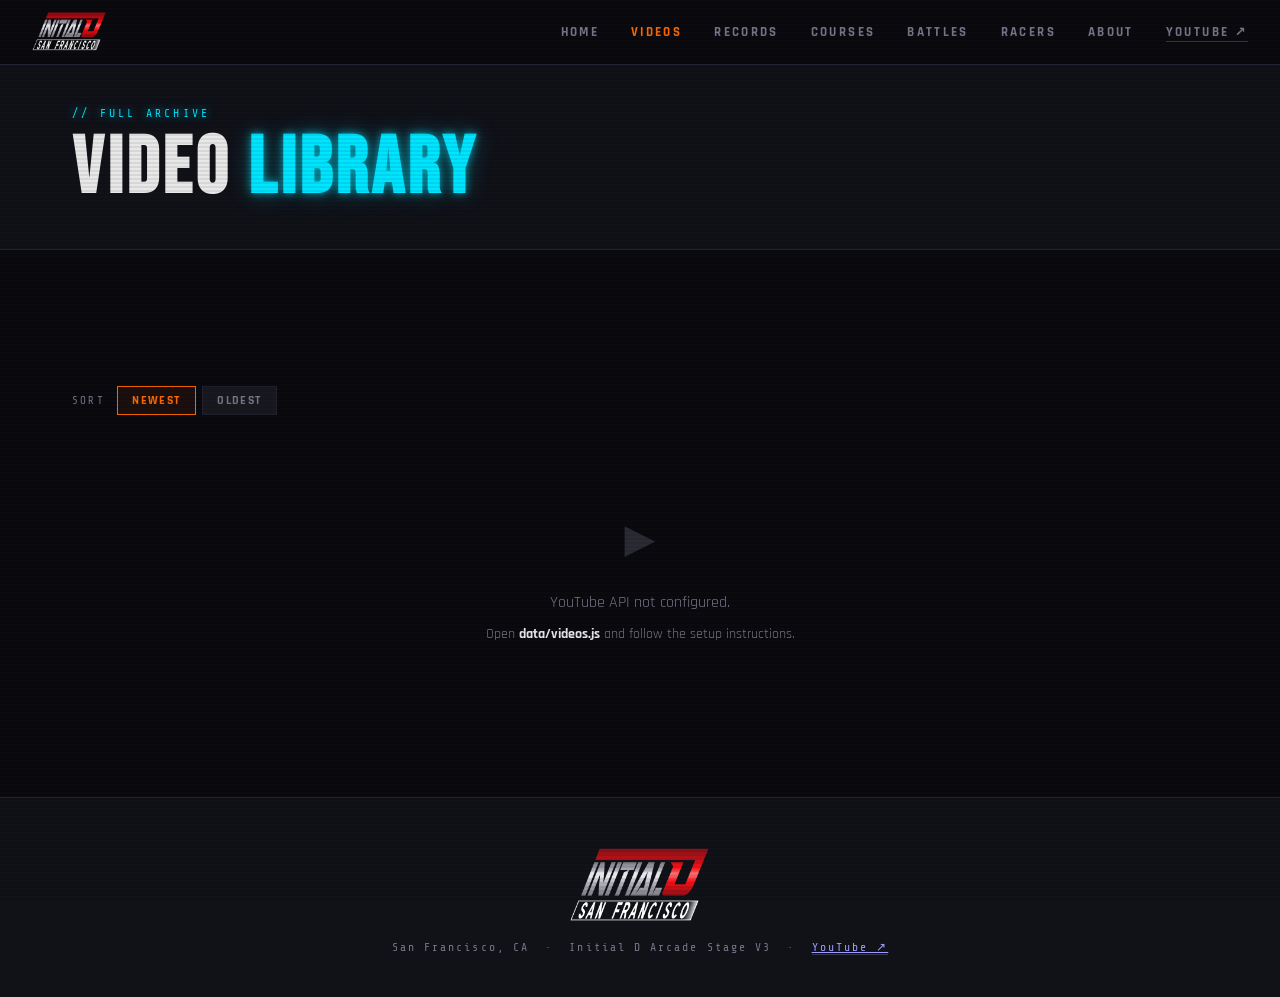
<file: videos.html>
<!DOCTYPE html>
<html lang="en">
<head>
    <meta charset="UTF-8">
    <meta name="viewport" content="width=device-width, initial-scale=1.0">
    <meta name="color-scheme" content="dark">
    <title>Videos — Initial D San Francisco</title>
    <meta name="description" content="Full archive of Initial D Arcade Stage V3 time attack runs and battle footage from the Initial D San Francisco community.">
    <link rel="canonical" href="https://initialdsanfrancisco.com/videos.html">

    <!-- Open Graph / social sharing -->
    <meta property="og:type"        content="website">
    <meta property="og:site_name"   content="Initial D San Francisco">
    <meta property="og:url"         content="https://initialdsanfrancisco.com/videos.html">
    <meta property="og:title"       content="Videos — Initial D San Francisco">
    <meta property="og:description" content="Full archive of Initial D Arcade Stage V3 time attack runs and battle footage from the Initial D San Francisco community.">
    <meta property="og:image"       content="https://initialdsanfrancisco.com/squad.jpg">
    <meta property="og:image:alt"   content="Initial D San Francisco crew photo">
    <meta property="og:image:width" content="5712">
    <meta property="og:image:height" content="4284">
    <meta name="twitter:card"       content="summary_large_image">

    <link rel="preconnect" href="https://fonts.googleapis.com">
    <link rel="preconnect" href="https://fonts.gstatic.com" crossorigin>
    <link href="https://fonts.googleapis.com/css2?family=Bebas+Neue&family=Rajdhani:wght@400;600;700&family=Share+Tech+Mono&display=swap" rel="stylesheet">
    <link rel="stylesheet" href="css/style.css">
    <link rel="icon" type="image/png" href="favicon.png">
    <link rel="apple-touch-icon" href="favicon.png">
    <!-- PRERENDER:VIDEOS_JSONLD --><!-- /PRERENDER:VIDEOS_JSONLD -->
    <!-- Google tag (gtag.js) -->
    <script async src="https://www.googletagmanager.com/gtag/js?id=G-F6HVQ6WFF1"></script>
    <script>
      window.dataLayer = window.dataLayer || [];
      function gtag(){dataLayer.push(arguments);}
      gtag('js', new Date());
      gtag('config', 'G-F6HVQ6WFF1');
    </script>
</head>
<body>

    <div class="scanlines" aria-hidden="true"></div>

    <!-- PRERENDER:VIDEOS_NOSCRIPT --><!-- /PRERENDER:VIDEOS_NOSCRIPT -->

    <!-- ── NAVIGATION ─────────────────────────────────── -->
    <nav class="site-nav">
        <a href="index.html" class="nav-logo">
            <img src="Initial D San Francisco logo.png" alt="Initial D San Francisco" class="nav-logo-img" width="1920" height="1080">
        </a>
        <ul class="nav-links" id="nav-links">
            <li><a href="index.html">HOME</a></li>
            <li><a href="videos.html" class="nav-active">VIDEOS</a></li>
            <li><a href="index.html#records">RECORDS</a></li>
            <li><a href="courses.html">COURSES</a></li>
            <li><a href="index.html#battles">BATTLES</a></li>
            <li><a href="index.html#racers">RACERS</a></li>
            <li><a href="index.html#about">ABOUT</a></li>
            <li><a href="https://www.youtube.com/@InitialDSanFrancisco" target="_blank" rel="noopener" class="nav-external">YOUTUBE ↗</a></li>
        </ul>
        <button class="nav-toggle" id="nav-toggle" aria-label="Toggle menu" aria-expanded="false">☰</button>
    </nav>

    <!-- ── PAGE HEADER ────────────────────────────────── -->
    <div class="page-hero">
        <div class="page-hero-inner">
            <div class="section-tag">// FULL ARCHIVE</div>
            <h1 class="page-hero-title">VIDEO <span class="accent-cyan">LIBRARY</span></h1>
        </div>
    </div>

    <!-- ── CONTROLS + GRID ────────────────────────────── -->
    <section class="section">

        <!-- Filter bar: category tabs + course/player dropdowns in one row -->
        <div class="filter-bar">
            <div class="track-tabs" id="category-tabs"></div>
            <div class="filter-dropdowns" id="filter-dropdowns" style="display:none">
                <div class="filter-dropdown-group" id="course-dropdown-group">
                    <label class="sub-filter-label" for="course-select">COURSE</label>
                    <select id="course-select" class="filter-select">
                        <option value="all">ALL COURSES</option>
                    </select>
                </div>
                <div class="filter-dropdown-group" id="player-dropdown-group">
                    <label class="sub-filter-label" for="player-select">PLAYER</label>
                    <select id="player-select" class="filter-select">
                        <option value="all">ALL PLAYERS</option>
                    </select>
                </div>
            </div>
        </div>

        <!-- Sort + result count -->
        <div class="controls-bar" style="margin-top:1.5rem">
            <div class="sort-group">
                <span class="controls-label">SORT</span>
                <div class="sort-tabs" role="group" aria-label="Sort order">
                    <button class="sort-tab active" data-sort="newest">NEWEST</button>
                    <button class="sort-tab" data-sort="oldest">OLDEST</button>
                </div>
            </div>
            <div class="result-count" id="result-count"></div>
        </div>

        <!-- Video grid -->
        <div class="video-grid video-grid-large" id="video-grid" style="margin-top:1.25rem"></div>

    </section>

    <!-- ── FOOTER ──────────────────────────────────────── -->
    <footer class="site-footer">
        <img src="Initial D San Francisco logo.png" alt="Initial D San Francisco" class="footer-logo-img" loading="lazy" width="1920" height="1080">
        <p>San Francisco, CA &nbsp;·&nbsp; Initial D Arcade Stage V3 &nbsp;·&nbsp; <a href="https://www.youtube.com/@InitialDSanFrancisco" target="_blank" rel="noopener" class="nav-external">YouTube ↗</a></p>
    </footer>

    <script src="data/videos.js"></script>
    <script src="js/youtube.js"></script>
    <script src="js/videos.js"></script>
</body>
</html>
</file>
<file: css/style.css>
/* ============================================================
   INITIAL D SF — Stylesheet
   ============================================================ */

/* ── CSS Variables ────────────────────────────────────────── */
:root {
    --bg:         #0a0a0f;
    --surface:    #111118;
    --surface2:   #18181f;
    --border:     #222230;
    --text:       #e8e8e8;
    --muted:      #77778a;

    --orange:     #FF6A00;
    --cyan:       #00E5FF;
    --green:      #39FF14;
    --red:        #cc1133;

    --glow-orange: 0 0 8px rgba(255,106,0,0.7), 0 0 24px rgba(255,106,0,0.3);
    --glow-cyan:   0 0 8px rgba(0,229,255,0.7), 0 0 24px rgba(0,229,255,0.3);
    --glow-green:  0 0 8px rgba(57,255,20,0.7),  0 0 24px rgba(57,255,20,0.3);
    --glow-red:    0 0 8px rgba(204,17,51,0.7),  0 0 24px rgba(204,17,51,0.3);

    --font-display: 'Bebas Neue', Impact, sans-serif;
    --font-ui:      'Rajdhani', system-ui, sans-serif;
    --font-mono:    'Share Tech Mono', 'Courier New', monospace;
}

/* ── Reset ────────────────────────────────────────────────── */
*, *::before, *::after { box-sizing: border-box; margin: 0; padding: 0; }
html { scroll-behavior: smooth; overflow-x: hidden; }
img { display: block; max-width: 100%; }

body {
    background: var(--bg);
    color: var(--text);
    font-family: var(--font-ui);
    font-size: 16px;
    line-height: 1.65;
    overflow-x: hidden;
}

/* ── Scanlines (CRT effect) ───────────────────────────────── */
.scanlines {
    position: fixed;
    inset: 0;
    pointer-events: none;
    z-index: 9000;
    background: repeating-linear-gradient(
        to bottom,
        transparent 0px,
        transparent 2px,
        rgba(0,0,0,0.07) 2px,
        rgba(0,0,0,0.07) 4px
    );
}

/* ── Colour helpers ───────────────────────────────────────── */
.accent-orange { color: var(--orange); text-shadow: var(--glow-orange); }
.accent-cyan   { color: var(--cyan);   text-shadow: var(--glow-cyan);   }
.accent-green  { color: var(--green);  text-shadow: var(--glow-green);  }
.accent-red    { color: var(--red);    text-shadow: var(--glow-red);    }

/* ── Loading spinner ──────────────────────────────────────── */
.loading {
    font-family: var(--font-mono);
    color: var(--cyan);
    letter-spacing: 0.15em;
    padding: 3rem 1rem;
    text-align: center;
    animation: blink 1.2s step-end infinite;
}
@keyframes blink { 50% { opacity: 0; } }

/* ════════════════════════════════════════════════════════════
   NAVIGATION
   ════════════════════════════════════════════════════════════ */
.site-nav {
    position: fixed;
    top: 0; left: 0; right: 0;
    z-index: 500;
    display: flex;
    align-items: center;
    justify-content: space-between;
    padding: 0.7rem 2rem;
    background: rgba(10,10,15,0.94);
    backdrop-filter: blur(10px);
    border-bottom: 1px solid var(--border);
}

/* Logo image in nav — text fallback kept as .nav-logo for videos.html */
a.nav-logo {
    display: flex;
    align-items: center;
    text-decoration: none;
}
.nav-logo-img {
    height: 42px;
    width: auto;
    display: block;
    /* If the PNG has a white background, mix-blend-mode:screen
       makes white areas blend away on the dark nav */
    mix-blend-mode: screen;
}
.nav-logo {
    font-family: var(--font-display);
    font-size: 1.9rem;
    letter-spacing: 0.06em;
    color: var(--text);
    user-select: none;
}

.nav-links {
    list-style: none;
    display: flex;
    gap: 2rem;
}

.nav-links a {
    font-family: var(--font-ui);
    font-weight: 700;
    font-size: 0.82rem;
    letter-spacing: 0.18em;
    color: var(--muted);
    text-decoration: none;
    transition: color 0.2s;
}
.nav-links a:hover { color: var(--orange); }

.nav-toggle {
    display: none;
    background: none;
    border: 1px solid var(--border);
    color: var(--text);
    font-size: 1.2rem;
    width: 2.2rem; height: 2.2rem;
    cursor: pointer;
    transition: border-color 0.2s, color 0.2s;
}
.nav-toggle:hover { border-color: var(--orange); color: var(--orange); }

/* ════════════════════════════════════════════════════════════
   HERO
   ════════════════════════════════════════════════════════════ */
.hero {
    position: relative;
    min-height: 50vh;
    display: flex;
    align-items: flex-end;
    padding: 0 2.5rem 5rem; /* extra bottom padding clears the stat strip */
    overflow: hidden;
    padding-top: 60px; /* nav height */
}

/* ── Hero stat strip ──────────────────────────────────────── */
.hero-stats {
    position: absolute;
    bottom: 0;
    left: 0;
    right: 0;
    display: flex;
    align-items: center;
    justify-content: center;
    padding: 0.9rem 2rem;
    background: rgba(8, 8, 12, 0.72);
    border-top: 1px solid rgba(255, 255, 255, 0.08);
    backdrop-filter: blur(10px);
    -webkit-backdrop-filter: blur(10px);
    z-index: 2;
}

.hero-stat {
    text-align: center;
    padding: 0 2.25rem;
    flex: 0 0 auto;
}

.hero-stat-value {
    font-family: var(--font-display);
    font-size: 1.55rem;
    color: var(--orange);
    line-height: 1;
    margin-bottom: 0.25rem;
    text-shadow: var(--glow-orange);
    letter-spacing: 0.03em;
}

.hero-stat-label {
    font-family: var(--font-mono);
    font-size: 0.6rem;
    letter-spacing: 0.22em;
    color: var(--muted);
    text-transform: uppercase;
}

.hero-stat-link {
    color: inherit;
    text-decoration: none;
}
.hero-stat-link:hover .hero-stat-value { color: var(--cyan); }

.hero-stat-sep {
    width: 1px;
    height: 2.2rem;
    background: rgba(255, 255, 255, 0.12);
    flex-shrink: 0;
}

.hero-bg {
    position: absolute;
    inset: 0;
    background-image: url('../squad.jpg');
    background-size: cover;
    background-position: center 30%;
    filter: brightness(0.38) saturate(0.75);
    transform: scale(1.03);
}

/* Gradient fade from photo to site bg */
.hero-bg::after {
    content: '';
    position: absolute;
    inset: 0;
    background: linear-gradient(
        to bottom,
        rgba(10,10,15,0.2) 0%,
        transparent 30%,
        rgba(10,10,15,0.55) 80%,
        var(--bg) 100%
    );
}

/* Vertical stripe accent — like Initial D text overlays */
.hero::before {
    content: '';
    position: absolute;
    top: 0; bottom: 0;
    left: 2.5rem;
    width: 3px;
    background: var(--orange);
    box-shadow: var(--glow-orange);
    z-index: 1;
}

.hero-content {
    position: relative;
    z-index: 2;
    max-width: 820px;
    padding-left: 1.25rem;
}

.hero-eyebrow {
    font-family: var(--font-mono);
    font-size: 0.8rem;
    letter-spacing: 0.25em;
    color: var(--cyan);
    text-shadow: var(--glow-cyan);
    margin-bottom: 0.9rem;
}

.hero-title {
    font-family: var(--font-display);
    font-size: clamp(2.5rem, 7vw, 6rem);
    line-height: 0.88;
    text-transform: uppercase;
    letter-spacing: 0.02em;
    margin-bottom: 1rem;
    text-shadow: 3px 3px 0 rgba(0,0,0,0.6);
}

.hero-sub {
    font-size: 1.1rem;
    color: var(--muted);
    margin-bottom: 0.5rem;
    max-width: 480px;
    line-height: 1.7;
}
.hero-tagline {
    font-size: 0.88rem;
    color: var(--muted);
    margin-bottom: 2.2rem;
    max-width: 480px;
    line-height: 1.7;
    font-family: var(--font-ui);
    letter-spacing: 0.04em;
}

/* ── Buttons ──────────────────────────────────────────────── */
.btn-primary {
    display: inline-block;
    font-family: var(--font-ui);
    font-weight: 700;
    font-size: 0.88rem;
    letter-spacing: 0.18em;
    color: #0a0a0f;
    background: var(--orange);
    padding: 0.8rem 2.2rem;
    text-decoration: none;
    clip-path: polygon(10px 0%, 100% 0%, calc(100% - 10px) 100%, 0% 100%);
    transition: box-shadow 0.2s, transform 0.15s;
}
.btn-primary:hover {
    box-shadow: var(--glow-orange);
    transform: translateY(-2px);
}

.btn-secondary {
    display: inline-block;
    font-family: var(--font-ui);
    font-weight: 700;
    font-size: 0.88rem;
    letter-spacing: 0.18em;
    color: var(--cyan);
    border: 1px solid var(--cyan);
    padding: 0.65rem 1.8rem;
    text-decoration: none;
    transition: background 0.2s, box-shadow 0.2s, transform 0.15s;
}
.btn-secondary:hover {
    background: rgba(0,229,255,0.07);
    box-shadow: var(--glow-cyan);
    transform: translateY(-2px);
}

/* ════════════════════════════════════════════════════════════
   SECTION LAYOUT
   ════════════════════════════════════════════════════════════ */
.section {
    max-width: 1200px;
    margin: 0 auto;
    padding: 5rem 2rem;
}

/* Full-width dark background band — used around Records & About */
.dark-band {
    background: var(--surface);
    border-top: 1px solid var(--border);
    border-bottom: 1px solid var(--border);
}

.section-header {
    margin-bottom: 2.5rem;
}

.section-tag {
    font-family: var(--font-mono);
    font-size: 0.72rem;
    letter-spacing: 0.28em;
    color: var(--cyan);
    text-shadow: var(--glow-cyan);
    margin-bottom: 0.4rem;
}

.section-header h2 {
    font-family: var(--font-display);
    font-size: clamp(2rem, 5vw, 3.6rem);
    letter-spacing: 0.05em;
    line-height: 1;
}

.section-footer {
    margin-top: 3rem;
    text-align: center;
}

/* ════════════════════════════════════════════════════════════
   VIDEO GRID
   ════════════════════════════════════════════════════════════ */
.video-grid {
    display: grid;
    grid-template-columns: repeat(auto-fill, minmax(280px, 1fr));
    gap: 1.5rem;
}

.video-card {
    display: block;
    background: var(--surface);
    border: 1px solid var(--border);
    text-decoration: none;
    color: inherit;
    overflow: hidden;
    transition: transform 0.2s, border-color 0.2s, box-shadow 0.2s;
}
.video-card:hover {
    transform: translateY(-4px);
    border-color: var(--orange);
    box-shadow: 0 8px 32px rgba(255,106,0,0.15);
}

.video-thumb {
    position: relative;
    padding-bottom: 56.25%; /* 16:9 */
    background: #000;
    overflow: hidden;
}
.video-thumb img {
    position: absolute;
    inset: 0;
    width: 100%; height: 100%;
    object-fit: cover;
    transition: transform 0.3s;
}
.video-card:hover .video-thumb img { transform: scale(1.04); }

/* Play button overlay */
.video-thumb::after {
    content: '▶';
    position: absolute;
    inset: 0;
    display: flex;
    align-items: center;
    justify-content: center;
    font-size: 2.5rem;
    color: #fff;
    background: rgba(0,0,0,0.25);
    opacity: 0;
    transition: opacity 0.2s;
}
.video-card:hover .video-thumb::after { opacity: 1; }

.video-info {
    padding: 0.9rem 1.1rem 1rem;
}
.video-title {
    font-weight: 700;
    font-size: 0.95rem;
    line-height: 1.35;
    display: -webkit-box;
    -webkit-line-clamp: 2;
    -webkit-box-orient: vertical;
    overflow: hidden;
}

/* ════════════════════════════════════════════════════════════
   LEADERBOARD
   ════════════════════════════════════════════════════════════ */
.track-tabs {
    display: flex;
    flex-wrap: wrap;
    gap: 0.4rem;
    margin-bottom: 2rem;
}

.track-tab {
    font-family: var(--font-ui);
    font-weight: 700;
    font-size: 0.78rem;
    letter-spacing: 0.12em;
    padding: 0.38rem 1rem;
    background: var(--surface2);
    border: 1px solid var(--border);
    color: var(--muted);
    cursor: pointer;
    transition: color 0.15s, border-color 0.15s, background 0.15s;
}
.track-tab:hover { color: var(--text); border-color: var(--text); }
.track-tab.active {
    color: var(--orange);
    border-color: var(--orange);
    background: rgba(255,106,0,0.08);
}

.condition-group { margin-bottom: 2.5rem; }

.condition-heading {
    display: flex;
    align-items: center;
    gap: 0.75rem;
    margin-bottom: 0.75rem;
    padding-bottom: 0.5rem;
    border-bottom: 1px solid var(--border);
}

/* Scroll wrapper — applied to both the TA and battle leaderboard containers */
.leaderboard-container,
#battle-leaderboard {
    overflow-x: auto;
    -webkit-overflow-scrolling: touch; /* smooth momentum scroll on iOS */
}

.leaderboard-table {
    width: 100%;
    min-width: 480px; /* prevents columns collapsing too narrow before scroll kicks in */
    border-collapse: collapse;
    font-family: var(--font-ui);
}
.leaderboard-table th {
    font-size: 0.72rem;
    letter-spacing: 0.18em;
    color: var(--muted);
    border-bottom: 1px solid var(--border);
    padding: 0.55rem 0.9rem;
    text-align: left;
    white-space: nowrap;
}
.leaderboard-table td {
    padding: 0.58rem 0.9rem;
    border-bottom: 1px solid rgba(34,34,48,0.6);
    font-size: 0.95rem;
    vertical-align: middle;
}
.leaderboard-table tr:last-child td { border-bottom: none; }
.leaderboard-table tbody tr:hover td { background: rgba(255,106,0,0.03); }

/* Footnote under the battle standings: logged matches whose video hasn't
   gone live yet are excluded, so the board never spoils a scheduled upload. */
.battle-pending-note {
    margin-top: 0.9rem;
    font-family: var(--font-mono);
    font-size: 0.72rem;
    line-height: 1.7;
    color: var(--muted);
}

.rank-badge {
    font-family: var(--font-mono);
    font-size: 0.82rem;
    font-weight: bold;
    padding: 0.12rem 0.5rem;
    background: var(--surface2);
    border: 1px solid var(--border);
    display: inline-block;
    min-width: 2.4rem;
    text-align: center;
}
.rank-1 { color: #FFD700; border-color: rgba(255,215,0,0.5); }
.rank-2 { color: #C0C0C0; border-color: rgba(192,192,192,0.5); }
.rank-3 { color: #CD7F32; border-color: rgba(205,127,50,0.5); }

.time-cell {
    font-family: var(--font-mono);
    color: var(--cyan);
    font-size: 1rem;
    text-shadow: var(--glow-cyan);
}

/* Linked time — keeps the cyan glow, adds a subtle underline */
a.time-link {
    font-family: var(--font-mono);
    color: var(--cyan);
    font-size: 1rem;
    text-shadow: var(--glow-cyan);
    text-decoration: underline;
    text-decoration-color: rgba(0,229,255,0.35);
    text-underline-offset: 2px;
    transition: color 0.15s, text-decoration-color 0.15s;
    white-space: nowrap;
}
a.time-link:hover {
    color: #fff;
    text-decoration-color: var(--cyan);
    text-shadow: none;
}

.cond-badge {
    font-family: var(--font-mono);
    font-size: 0.68rem;
    padding: 0.1rem 0.45rem;
    border: 1px solid;
    letter-spacing: 0.1em;
}
.cond-dry  { color: var(--orange); border-color: var(--orange); }
.cond-wet  { color: var(--cyan);   border-color: var(--cyan);   }
.cond-snow { color: #aaaacc;       border-color: #aaaacc;       }

/* ════════════════════════════════════════════════════════════
   RACERS GRID
   ════════════════════════════════════════════════════════════ */
.racer-grid {
    display: grid;
    grid-template-columns: repeat(auto-fill, minmax(160px, 1fr));
    gap: 1.2rem;
}

.racer-card {
    background: var(--surface);
    border: 1px solid var(--border);
    padding: 1.6rem 1rem 1.3rem;
    text-align: center;
    cursor: pointer;
    transition: transform 0.2s, border-color 0.2s, box-shadow 0.2s;
    position: relative;
    overflow: hidden;
}
/* Orange top-bar that slides in on hover */
.racer-card::before {
    content: '';
    position: absolute;
    top: 0; left: 0; right: 0;
    height: 3px;
    background: var(--orange);
    box-shadow: var(--glow-orange);
    transform: scaleX(0);
    transition: transform 0.2s;
    transform-origin: left;
}
.racer-card:hover { transform: translateY(-4px); border-color: var(--orange); }
.racer-card:hover::before { transform: scaleX(1); }
.racer-card:focus-visible { outline: 2px solid var(--orange); outline-offset: 2px; }

.racer-avatar {
    width: 80px; height: 80px;
    border-radius: 50%;
    object-fit: cover;
    object-position: top;
    border: 2px solid var(--border);
    margin: 0 auto 0.8rem;
    transition: border-color 0.2s;
}
.racer-card:hover .racer-avatar { border-color: var(--orange); }

.racer-avatar-placeholder {
    width: 80px; height: 80px;
    border-radius: 50%;
    background: var(--surface2);
    border: 2px solid var(--border);
    margin: 0 auto 0.8rem;
    display: flex;
    align-items: center;
    justify-content: center;
    font-family: var(--font-display);
    font-size: 1.9rem;
    color: var(--orange);
    transition: border-color 0.2s;
}
.racer-card:hover .racer-avatar-placeholder { border-color: var(--orange); }

.racer-name {
    font-family: var(--font-display);
    font-size: 1.5rem;
    letter-spacing: 0.05em;
    line-height: 1;
    margin-bottom: 0.25rem;
}

.racer-tag {
    font-family: var(--font-mono);
    font-size: 0.68rem;
    color: var(--cyan);
    letter-spacing: 0.15em;
}

.racer-best {
    margin-top: 0.6rem;
    font-family: var(--font-mono);
    font-size: 0.72rem;
    color: var(--muted);
    line-height: 1.4;
}

/* ════════════════════════════════════════════════════════════
   ABOUT
   ════════════════════════════════════════════════════════════ */
.about-body { max-width: 680px; margin-bottom: 2.5rem; }
.about-body p {
    color: var(--muted);
    font-size: 1.05rem;
    margin-bottom: 1rem;
}
.about-body strong { color: var(--text); }
.contact-link {
    color: var(--cyan);
    text-decoration: none;
    border-bottom: 1px solid rgba(0,229,255,0.35);
    transition: color 0.2s, border-color 0.2s;
}
.contact-link:hover {
    color: #fff;
    border-color: var(--cyan);
}

.community-block {
    padding-top: 2.5rem;
    border-top: 1px solid rgba(255,255,255,0.06);
    max-width: 680px;
}
.community-links {
    display: flex;
    flex-wrap: wrap;
    gap: 0.65rem;
}
.community-link {
    font-family: var(--font-mono);
    font-size: 0.78rem;
    letter-spacing: 0.08em;
    color: var(--cyan);
    text-shadow: var(--glow-cyan);
    text-decoration: none;
    border: 1px solid rgba(0,229,255,0.25);
    padding: 0.35rem 0.85rem;
    border-radius: 2px;
    transition: color 0.2s, border-color 0.2s, text-shadow 0.2s;
}
.community-link:hover {
    color: var(--orange);
    border-color: rgba(255,100,0,0.5);
    text-shadow: var(--glow-orange);
}

.about-stats {
    display: flex;
    gap: 3.5rem;
    flex-wrap: wrap;
    margin-bottom: 3rem;
}
.stat { display: flex; flex-direction: column; }
.stat-num {
    font-family: var(--font-display);
    font-size: 3.2rem;
    line-height: 1;
}
.stat-label {
    font-family: var(--font-mono);
    font-size: 0.68rem;
    letter-spacing: 0.22em;
    color: var(--muted);
    margin-top: 0.3rem;
}

.cabinet-img-wrap {
    max-width: 600px;
    border: 1px solid var(--border);
    overflow: hidden;
}
.cabinet-img {
    width: 100%;
    filter: brightness(0.85) saturate(0.9);
    transition: filter 0.3s;
}
.cabinet-img:hover { filter: brightness(1) saturate(1); }

/* ════════════════════════════════════════════════════════════
   MODAL
   ════════════════════════════════════════════════════════════ */
.modal-overlay {
    position: fixed;
    inset: 0;
    background: rgba(0,0,0,0.88);
    z-index: 800;
    display: flex;
    align-items: center;
    justify-content: center;
    padding: 1rem;
    opacity: 0;
    pointer-events: none;
    transition: opacity 0.2s;
}
.modal-overlay.open {
    opacity: 1;
    pointer-events: all;
}

.modal {
    background: var(--surface);
    border: 1px solid var(--border);
    border-top: 3px solid var(--orange);
    max-width: 820px;
    width: 100%;
    max-height: 88vh;
    overflow-y: auto;
    position: relative;
    padding: 2rem 2.2rem 2.5rem;
    box-shadow: 0 24px 80px rgba(0,0,0,0.6);
}

.modal-close {
    position: absolute;
    top: 1rem; right: 1rem;
    background: none;
    border: 1px solid var(--border);
    color: var(--muted);
    width: 2rem; height: 2rem;
    cursor: pointer;
    font-size: 0.85rem;
    transition: color 0.15s, border-color 0.15s;
    display: flex; align-items: center; justify-content: center;
}
.modal-close:hover { color: var(--orange); border-color: var(--orange); }

.modal-racer-header {
    display: flex;
    align-items: center;
    gap: 1.6rem;
    margin-bottom: 2rem;
    padding-bottom: 1.5rem;
    border-bottom: 1px solid var(--border);
}
.modal-avatar {
    width: 88px; height: 88px;
    border-radius: 50%;
    object-fit: cover;
    object-position: top;
    border: 2px solid var(--orange);
    flex-shrink: 0;
}
.modal-avatar-placeholder {
    width: 88px; height: 88px;
    border-radius: 50%;
    background: var(--surface2);
    border: 2px solid var(--orange);
    display: flex;
    align-items: center;
    justify-content: center;
    font-family: var(--font-display);
    font-size: 2.6rem;
    color: var(--orange);
    flex-shrink: 0;
}
.modal-racer-name {
    font-family: var(--font-display);
    font-size: 2.8rem;
    letter-spacing: 0.04em;
    line-height: 1;
}
.modal-racer-tag {
    font-family: var(--font-mono);
    font-size: 0.72rem;
    color: var(--cyan);
    letter-spacing: 0.18em;
    margin-top: 0.4rem;
}

.modal-section-label {
    font-family: var(--font-mono);
    font-size: 0.7rem;
    letter-spacing: 0.25em;
    color: var(--cyan);
    text-shadow: var(--glow-cyan);
    margin-bottom: 1rem;
}

.modal-track-group { margin-bottom: 2rem; }
.modal-track-name {
    font-family: var(--font-mono);
    font-size: 0.78rem;
    letter-spacing: 0.15em;
    color: var(--muted);
    padding: 0.4rem 0;
    border-bottom: 1px solid var(--border);
    margin-bottom: 0.5rem;
}

/* ════════════════════════════════════════════════════════════
   FOOTER
   ════════════════════════════════════════════════════════════ */
.site-footer {
    text-align: center;
    padding: 3rem 2rem 2.5rem;
    border-top: 1px solid var(--border);
    background: var(--surface);
}
.footer-logo {
    font-family: var(--font-display);
    font-size: 2.2rem;
    letter-spacing: 0.1em;
    margin-bottom: 0.5rem;
}
.footer-logo-img {
    height: 80px;
    width: auto;
    margin: 0 auto 0.75rem;
    display: block;
    mix-blend-mode: screen;
}
.site-footer p {
    font-family: var(--font-mono);
    font-size: 0.72rem;
    letter-spacing: 0.18em;
    color: var(--muted);
}

/* ════════════════════════════════════════════════════════════
   LEADERBOARD — secondary filters (direction + condition)
   ════════════════════════════════════════════════════════════ */
.secondary-filters {
    display: flex;
    flex-direction: column;
    gap: 0.5rem;
    margin-bottom: 1.75rem;
    padding: 0.9rem 1rem;
    background: var(--surface2);
    border: 1px solid var(--border);
    border-left: 3px solid var(--orange);
}

.sub-filter-row {
    display: flex;
    align-items: center;
    gap: 0.6rem;
    flex-wrap: wrap;
}

.sub-filter-label {
    font-family: var(--font-mono);
    font-size: 0.65rem;
    letter-spacing: 0.22em;
    color: var(--muted);
    white-space: nowrap;
    min-width: 5.5rem;
}

.sub-tabs {
    display: flex;
    flex-wrap: wrap;
    gap: 0.3rem;
}

.sub-tab {
    font-family: var(--font-ui);
    font-weight: 700;
    font-size: 0.72rem;
    letter-spacing: 0.1em;
    padding: 0.28rem 0.75rem;
    background: var(--surface);
    border: 1px solid var(--border);
    color: var(--muted);
    cursor: pointer;
    transition: color 0.15s, border-color 0.15s, background 0.15s;
}
.sub-tab:hover { color: var(--text); border-color: var(--muted); }
.sub-tab.active {
    color: var(--cyan);
    border-color: var(--cyan);
    background: rgba(0,229,255,0.07);
}

@media (max-width: 768px) {
    .sub-filter-label { min-width: 4.5rem; font-size: 0.6rem; }
    .sub-tab { font-size: 0.68rem; padding: 0.25rem 0.6rem; }
}

/* ════════════════════════════════════════════════════════════
   VIDEO FILTER BAR (videos.html — category tabs + dropdowns)
   ════════════════════════════════════════════════════════════ */
.filter-bar {
    display: flex;
    align-items: center;
    flex-wrap: wrap;
    gap: 0.75rem 1.25rem;
    margin-bottom: 1rem;
}
.filter-dropdowns {
    display: flex;
    align-items: center;
    flex-wrap: wrap;
    gap: 0.75rem 1rem;
    margin-left: auto;
}
.filter-dropdown-group {
    display: flex;
    align-items: center;
    gap: 0.5rem;
}
.filter-select {
    background: var(--surface2);
    color: var(--text);
    border: 1px solid var(--border);
    font-family: var(--font-mono);
    font-size: 0.72rem;
    letter-spacing: 0.06em;
    padding: 0.28rem 1.6rem 0.28rem 0.6rem;
    cursor: pointer;
    appearance: none;
    -webkit-appearance: none;
    background-image: url("data:image/svg+xml,%3Csvg xmlns='http://www.w3.org/2000/svg' width='10' height='6' viewBox='0 0 10 6'%3E%3Cpath d='M0 0l5 6 5-6z' fill='%2377778a'/%3E%3C/svg%3E");
    background-repeat: no-repeat;
    background-position: right 0.5rem center;
    transition: border-color 0.15s, color 0.15s;
}
.filter-select:hover { border-color: var(--muted); }
.filter-select:focus {
    outline: none;
    border-color: var(--orange);
    color: var(--text);
}

/* ════════════════════════════════════════════════════════════
   NAV — active link (used on videos.html)
   ════════════════════════════════════════════════════════════ */
/* Make the nav-logo a link when it needs to be */
a.nav-logo {
    text-decoration: none;
    color: var(--text);
}
.nav-active { color: var(--orange) !important; }
.nav-external { border-bottom: 1px solid rgba(119,119,138,0.4); }
.nav-external:hover { border-bottom-color: var(--orange); }

/* ════════════════════════════════════════════════════════════
   PAGE HERO — used on inner pages (videos.html etc.)
   ════════════════════════════════════════════════════════════ */
.page-hero {
    padding-top: 56px; /* nav height */
    background: var(--surface);
    border-bottom: 1px solid var(--border);
}
.page-hero-inner {
    max-width: 1200px;
    margin: 0 auto;
    padding: 3rem 2rem 2.5rem;
}
.page-hero-title {
    font-family: var(--font-display);
    font-size: clamp(2.5rem, 7vw, 5rem);
    letter-spacing: 0.05em;
    line-height: 1;
}

/* ════════════════════════════════════════════════════════════
   VIDEO CARDS — category badge + winner label
   ════════════════════════════════════════════════════════════ */
.vid-cat-badge {
    position: absolute;
    bottom: 0.5rem;
    left: 0.5rem;
    font-family: var(--font-mono);
    font-size: 0.62rem;
    letter-spacing: 0.12em;
    padding: 0.15rem 0.5rem;
    pointer-events: none;
}
.cat-attack { background: var(--orange); color: #000; }
.cat-battle { background: var(--red);   color: #fff; }
.cat-lots   { background: var(--green); color: #000; }

.vid-winner {
    font-family: var(--font-mono);
    font-size: 0.68rem;
    color: #FFD700;
    letter-spacing: 0.08em;
}

/* ════════════════════════════════════════════════════════════
   VIDEO PAGE — controls bar (filter + sort)
   ════════════════════════════════════════════════════════════ */
.controls-bar {
    display: flex;
    align-items: flex-start;
    gap: 2rem;
    margin-bottom: 1.25rem;
    flex-wrap: wrap;
}

.filter-group,
.sort-group {
    display: flex;
    align-items: center;
    gap: 0.5rem;
    flex-wrap: wrap;
}

.controls-label {
    font-family: var(--font-mono);
    font-size: 0.68rem;
    letter-spacing: 0.2em;
    color: var(--muted);
    white-space: nowrap;
    padding-right: 0.25rem;
}

/* Filter tabs */
.filter-tabs {
    display: flex;
    flex-wrap: wrap;
    gap: 0.35rem;
}
.filter-tab {
    font-family: var(--font-ui);
    font-weight: 700;
    font-size: 0.75rem;
    letter-spacing: 0.12em;
    padding: 0.35rem 0.9rem;
    background: var(--surface2);
    border: 1px solid var(--border);
    color: var(--muted);
    cursor: pointer;
    transition: color 0.15s, border-color 0.15s, background 0.15s;
}
.filter-tab:hover { color: var(--text); border-color: var(--muted); }
.filter-tab.active {
    color: var(--cyan);
    border-color: var(--cyan);
    background: rgba(0,229,255,0.07);
}

/* Sort tabs */
.sort-tabs {
    display: flex;
    gap: 0.35rem;
}
.sort-tab {
    font-family: var(--font-ui);
    font-weight: 700;
    font-size: 0.75rem;
    letter-spacing: 0.12em;
    padding: 0.35rem 0.9rem;
    background: var(--surface2);
    border: 1px solid var(--border);
    color: var(--muted);
    cursor: pointer;
    transition: color 0.15s, border-color 0.15s, background 0.15s;
}
.sort-tab:hover { color: var(--text); border-color: var(--muted); }
.sort-tab.active {
    color: var(--orange);
    border-color: var(--orange);
    background: rgba(255,106,0,0.07);
}

/* Result count */
.result-count {
    font-family: var(--font-mono);
    font-size: 0.72rem;
    letter-spacing: 0.15em;
    color: var(--muted);
    margin-bottom: 1.5rem;
    min-height: 1.2em;
}

/* Larger grid on the videos page */
.video-grid-large {
    grid-template-columns: repeat(auto-fill, minmax(300px, 1fr));
}
/* Fixed 3-column grid for homepage recent videos */
.video-grid-home {
    grid-template-columns: repeat(3, 1fr);
}
@media (max-width: 768px) {
    .video-grid-home { grid-template-columns: repeat(2, 1fr); }
}
@media (max-width: 480px) {
    .video-grid-home { grid-template-columns: 1fr; }
}

/* Tags shown on video cards */
.video-meta {
    display: flex;
    align-items: center;
    gap: 0.4rem;
    flex-wrap: wrap;
    margin-top: 0.5rem;
}
.video-date {
    font-family: var(--font-mono);
    font-size: 0.72rem;
    color: var(--muted);
}
.video-tag {
    font-family: var(--font-mono);
    font-size: 0.62rem;
    letter-spacing: 0.1em;
    color: var(--muted);
    border: 1px solid rgba(119,119,138,0.4);
    padding: 0.05rem 0.35rem;
}

/* Empty state */
.empty-state {
    grid-column: 1 / -1;
    padding: 4rem 1rem;
    text-align: center;
    color: var(--muted);
    font-family: var(--font-ui);
    font-size: 1rem;
}
.empty-icon {
    font-size: 2.5rem;
    margin-bottom: 1rem;
    opacity: 0.3;
}
.empty-state p { margin-bottom: 0.4rem; }
.empty-state strong { color: var(--text); }
.empty-sub { font-size: 0.88rem; color: var(--muted); }

/* ════════════════════════════════════════════════════════════
   MOBILE — 768px and below
   ════════════════════════════════════════════════════════════ */
@media (max-width: 768px) {
    .nav-links {
        display: none;
        flex-direction: column;
        position: absolute;
        top: 100%; left: 0; right: 0;
        background: rgba(10,10,15,0.97);
        border-bottom: 1px solid var(--border);
        padding: 1rem 2rem;
        gap: 1rem;
    }
    .nav-links.open { display: flex; }
    .nav-toggle { display: flex; align-items: center; justify-content: center; }

    .hero { padding: 80px 1.5rem 5rem; }
    .hero::before { left: 1.5rem; }
    .hero-stat { padding: 0 1rem; }
    .hero-stat-value { font-size: 1.2rem; }
    .hero-stat-label { font-size: 0.55rem; letter-spacing: 0.15em; }

    .section { padding: 3.5rem 1.25rem; }

    .leaderboard-table th,
    .leaderboard-table td { padding: 0.5rem 0.6rem; font-size: 0.85rem; }

    .about-stats { gap: 2rem; }

    .modal { padding: 1.5rem 1.25rem 2rem; }
    .modal-racer-header { gap: 1rem; }
    .modal-racer-name { font-size: 2.2rem; }
}

@media (max-width: 480px) {
    .racer-grid { grid-template-columns: repeat(auto-fill, minmax(140px, 1fr)); }
    .track-tab { font-size: 0.72rem; padding: 0.32rem 0.7rem; }
    /* Hide DIRECTION and CONDITION columns — already shown in filter tabs above */
    .lb-col-dir,
    .lb-col-cond { display: none; }
    /* Reduce homepage videos from 6 to 3 — 6 stacked is too much vertical scroll */
    .video-grid-home .video-card:nth-child(n+4) { display: none; }
}

/* ════════════════════════════════════════════════════════════
   RACER CARD — avatar-wrap + active state
   ════════════════════════════════════════════════════════════ */
.racer-avatar-wrap {
    display: flex;
    justify-content: center;
    margin-bottom: 0.8rem;
}

/* Active card: highlighted when its detail panel is open */
.racer-card.active {
    border-color: var(--orange);
    box-shadow: 0 0 0 1px var(--orange), 0 4px 24px rgba(255,106,0,0.2);
    transform: translateY(-2px);
}
.racer-card.active::before { transform: scaleX(1); }
.racer-card.active .racer-avatar { border-color: var(--orange); }
.racer-card.active .racer-avatar-placeholder { border-color: var(--orange); }

/* ════════════════════════════════════════════════════════════
   RACER DETAIL — MODAL OVERLAY
   ════════════════════════════════════════════════════════════ */
body.modal-open { overflow: hidden; }

#racer-backdrop {
    display: none;
    position: fixed;
    inset: 0;
    background: rgba(0,0,0,0.78);
    z-index: 900;
}
#racer-backdrop.active { display: block; }

.racer-detail-band {
    position: fixed;
    top: 50%;
    left: 50%;
    transform: translate(-50%, -50%);
    width: min(960px, 95vw);
    max-height: 90vh;
    overflow-y: auto;
    z-index: 901;
    background: var(--surface);
    border-top: 3px solid var(--orange);
    box-shadow: 0 0 80px rgba(0,0,0,0.9), 0 0 40px rgba(255,106,0,0.12);
    animation: detailSlideIn 0.22s ease;
}
@keyframes detailSlideIn {
    from { opacity: 0; transform: translate(-50%, calc(-50% - 16px)); }
    to   { opacity: 1; transform: translate(-50%, -50%); }
}

.racer-detail-inner {
    padding: 2.5rem 2rem 3.5rem;
}

/* ── Detail header: avatar + name + close button ── */
.detail-header {
    display: flex;
    align-items: flex-start;
    justify-content: space-between;
    gap: 1rem;
    margin-bottom: 2rem;
    padding-bottom: 1.5rem;
    border-bottom: 1px solid var(--border);
}

.detail-player-info {
    display: flex;
    align-items: center;
    gap: 1.5rem;
    flex: 1;
}

.detail-avatar-wrap { flex-shrink: 0; }

.detail-avatar {
    width: 100px;
    height: 100px;
    border-radius: 50%;
    object-fit: cover;
    object-position: top;
    border: 2px solid var(--orange);
    box-shadow: var(--glow-orange);
    display: block;
}

.detail-avatar-placeholder {
    width: 100px;
    height: 100px;
    border-radius: 50%;
    background: var(--surface2);
    border: 2px solid var(--orange);
    box-shadow: var(--glow-orange);
    display: flex;
    align-items: center;
    justify-content: center;
    font-family: var(--font-display);
    font-size: 2.8rem;
    color: var(--orange);
}

.detail-player-name {
    font-family: var(--font-display);
    font-size: clamp(2.2rem, 5vw, 3.5rem);
    letter-spacing: 0.04em;
    line-height: 1;
    margin-bottom: 0.4rem;
}

.detail-view-all-link {
    font-family: var(--font-mono);
    font-size: 0.75rem;
    color: var(--cyan);
    text-decoration: none;
    letter-spacing: 0.1em;
    opacity: 0.8;
    transition: opacity 0.15s, color 0.15s;
    margin-left: auto;
}
.detail-view-all-link:hover {
    opacity: 1;
    color: var(--orange);
}

.detail-profile-link {
    display: inline-block;
    font-family: var(--font-mono);
    font-size: 0.78rem;
    color: var(--cyan);
    text-decoration: none;
    letter-spacing: 0.08em;
    opacity: 0.8;
    transition: opacity 0.15s, color 0.15s;
}
.detail-profile-link:hover {
    opacity: 1;
    color: var(--orange);
}

.detail-overall {
    font-family: var(--font-mono);
    font-size: 0.85rem;
    color: var(--cyan);
    letter-spacing: 0.1em;
}

.detail-close {
    background: none;
    border: 1px solid var(--border);
    color: var(--muted);
    width: 2rem;
    height: 2rem;
    cursor: pointer;
    font-size: 0.85rem;
    transition: color 0.15s, border-color 0.15s;
    display: flex;
    align-items: center;
    justify-content: center;
    flex-shrink: 0;
    margin-top: 0.25rem;
}
.detail-close:hover { color: var(--orange); border-color: var(--orange); }

/* ── Battle stats stacked vertically (modal width doesn't suit side-by-side) ── */
.detail-two-col {
    display: grid;
    grid-template-columns: 1fr;
    gap: 2rem;
    margin-bottom: 2.5rem;
}

/* ── Individual data sections ── */
/* ── Detail group (named block: Battle Records / Time Attack / Videos) */
.detail-group {
    margin-bottom: 2.5rem;
    padding-bottom: 2.5rem;
    border-bottom: 1px solid var(--border);
}
.detail-group:last-child { border-bottom: none; padding-bottom: 0; }

.detail-group-header {
    display: flex;
    align-items: baseline;
    gap: 1.25rem;
    margin-bottom: 1.25rem;
}
.detail-group-label {
    font-family: var(--font-display);
    font-size: 1.5rem;
    letter-spacing: 0.06em;
    color: var(--text);
    /* reset browser h2 defaults so this works as both span and h2 */
    margin: 0;
    padding: 0;
    font-weight: normal;
    line-height: inherit;
}
.detail-group-overall {
    font-family: var(--font-mono);
    font-size: 0.82rem;
    color: var(--cyan);
    letter-spacing: 0.1em;
}

/* ── ELO value in battle leaderboard */
.elo-value {
    font-family: var(--font-mono);
    font-weight: bold;
    color: var(--red);
    font-size: 1rem;
    text-shadow: var(--glow-red);
}

/* ── Player name link in battle leaderboard */
.battle-player-link {
    background: none;
    border: none;
    padding: 0;
    font-family: var(--font-ui);
    font-weight: 700;
    font-size: inherit;
    color: var(--cyan);
    cursor: pointer;
    text-decoration: underline;
    text-decoration-color: rgba(0,229,255,0.3);
    text-underline-offset: 2px;
    transition: color 0.15s, text-decoration-color 0.15s;
}
.battle-player-link:hover {
    color: #fff;
    text-decoration-color: var(--cyan);
}

.detail-section { margin-bottom: 1.5rem; }

.detail-empty {
    font-family: var(--font-mono);
    font-size: 0.78rem;
    color: var(--muted);
    letter-spacing: 0.1em;
    padding: 0.5rem 0 0.25rem;
}

.detail-section-label {
    font-family: var(--font-mono);
    font-size: 0.7rem;
    letter-spacing: 0.25em;
    color: var(--cyan);
    text-shadow: var(--glow-cyan);
    margin-bottom: 0.9rem;
}

/* ── Car sub-group inside course records ── */
.detail-car-group { margin-bottom: 1.75rem; }
.detail-car-name {
    font-family: var(--font-mono);
    font-size: 0.75rem;
    letter-spacing: 0.15em;
    color: var(--muted);
    padding: 0.4rem 0;
    border-bottom: 1px solid var(--border);
    margin-bottom: 0.5rem;
}

/* ── Car header row inside the unified TA table ── */
.ta-car-header-row td {
    font-family: var(--font-mono);
    font-size: 0.72rem;
    letter-spacing: 0.2em;
    color: var(--orange);
    background: rgba(255,106,0,0.06);
    border-top: 1px solid rgba(255,106,0,0.25);
    border-bottom: 1px solid rgba(255,106,0,0.15);
    padding: 0.45rem 0.9rem;
}
.ta-car-header-row:first-child td {
    border-top: none;
}

/* ── All-time records external link below leaderboard ── */
.lb-footer-link {
    text-align: left;
    margin-top: 0.75rem;
}
.lb-footer-link a {
    font-family: var(--font-mono);
    font-size: 0.72rem;
    letter-spacing: 0.08em;
    color: var(--muted);
    text-decoration: none;
    transition: color 0.15s;
}
.lb-footer-link a:hover {
    color: var(--orange);
}

/* ── Course link inside TA records table (racer detail panel) ── */
.ta-course-link {
    color: var(--text);
    text-decoration: none;
    border-bottom: 1px solid rgba(255, 255, 255, 0.15);
    transition: color 0.15s, border-bottom-color 0.15s;
}
.ta-course-link:hover {
    color: var(--orange);
    border-bottom-color: var(--orange);
}

/* ── Small video grid inside racer detail ── */
.detail-video-grid {
    display: grid;
    grid-template-columns: repeat(auto-fill, minmax(240px, 1fr));
    gap: 1rem;
}

/* ── Responsive adjustments ── */
@media (max-width: 768px) {
    .detail-two-col { grid-template-columns: 1fr; gap: 0; }
    .detail-avatar  { width: 72px; height: 72px; }
    .detail-avatar-placeholder { width: 72px; height: 72px; font-size: 2rem; }
    .racer-detail-inner { padding: 1.75rem 1.25rem 2.5rem; }
    .detail-player-info { gap: 1rem; }
    .racer-detail-band {
        top: 0; left: 0;
        transform: none;
        width: 100vw;
        max-height: 100vh;
        max-height: 100dvh;
    }
    @keyframes detailSlideIn {
        from { opacity: 0; transform: translateY(20px); }
        to   { opacity: 1; transform: translateY(0); }
    }
}

/* ── World record strip ──────────────────────────────────── */
.wr-strip {
    display: flex;
    align-items: center;
    flex-wrap: wrap;
    gap: 0.5rem 0.8rem;
    padding: 0.55rem 0.75rem;
    margin-top: 0.5rem;
    border-left: 2px solid var(--cyan);
    font-family: var(--font-mono);
    font-size: 0.8rem;
}
.wr-label { color: var(--muted); letter-spacing: 0.04em; }
.wr-time  { color: var(--cyan); font-weight: 700; }
.wr-sep   { color: var(--muted); }
.wr-gap   { color: var(--muted); }

/* ── Accessibility utilities ─────────────────────────────── */
.sr-only {
    position: absolute;
    width: 1px; height: 1px;
    padding: 0; margin: -1px;
    overflow: hidden;
    clip: rect(0, 0, 0, 0);
    white-space: nowrap;
    border: 0;
}

/* Shown when stats are served from data/snapshot.json because the live
   Google Sheets fetch could not get through (blocked network / proxy). */
.data-source-notice {
    max-width: 46rem;
    margin: 1rem auto 0;
    padding: 0.55rem 0.9rem;
    border: 1px solid rgba(255, 106, 0, 0.35);
    border-left: 3px solid var(--orange);
    background: rgba(255, 106, 0, 0.07);
    color: var(--muted);
    font-family: var(--font-mono);
    font-size: 0.78rem;
    line-height: 1.65;
    text-align: center;
}
</file>
